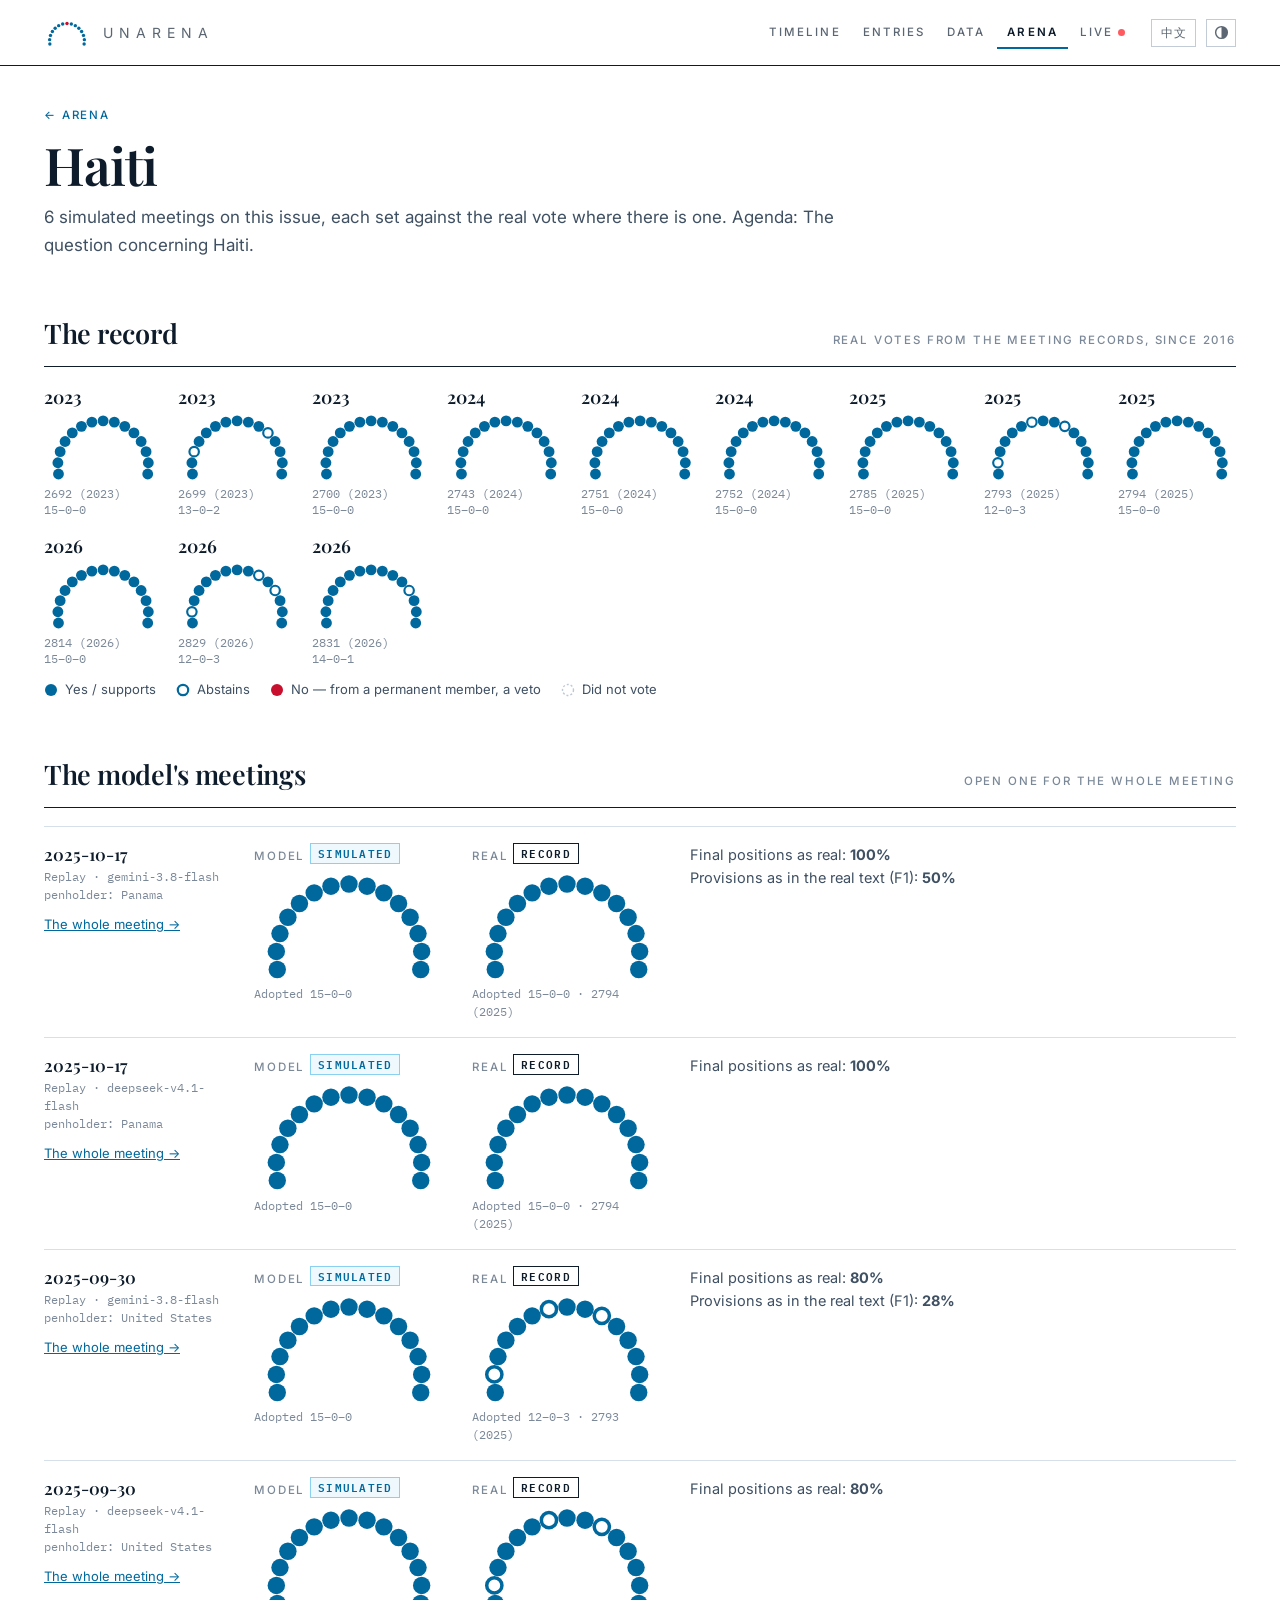
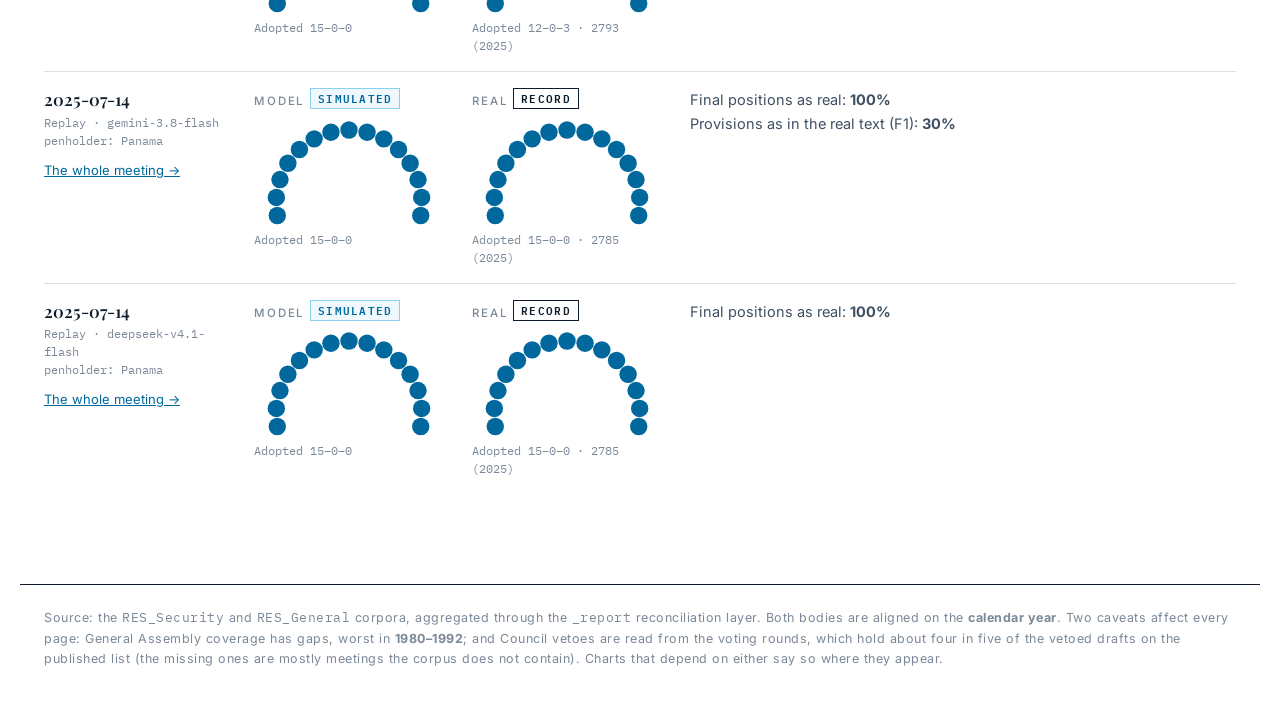
<file: arena-issue.html>
<!DOCTYPE html>
<html lang="en">
<head>
<meta charset="utf-8">
<meta name="viewport" content="width=device-width, initial-scale=1">
<title data-zh="议题 · 竞技场 · UNArena Platform">Issue · Arena · UNArena Platform</title>
<script src="assets/boot.js"></script>
<link rel="icon" href="favicon.svg" type="image/svg+xml">
<link rel="icon" href="favicon-32.png" sizes="32x32">
<link rel="apple-touch-icon" href="apple-touch-icon.png">
<link rel="stylesheet" href="assets/style.css">
</head>
<body>
<main>
  <a class="cap" href="arena.html" style="color:var(--seat);text-decoration:none" data-zh="← 竞技场">← Arena</a>
  <h1 id="title" style="font-size:52px;margin-top:12px"></h1>
  <p class="lede" id="lede" style="font-size:17px;max-width:48em"></p>

  <section class="ar-sec">
    <div class="hd"><h2 data-zh="真实记录">The record</h2><span class="cap" data-zh="会议记录里的真实投票，2016 年起">Real votes from the meeting records, since 2016</span></div>
    <div class="ar-strip" id="strip"></div>
    <div id="legend1"></div>
  </section>

  <section class="ar-sec">
    <div class="hd"><h2 data-zh="模型的会议">The model's meetings</h2><span class="cap" data-zh="点开看全过程">Open one for the whole meeting</span></div>
    <div id="meetings"></div>
  </section>
</main>
<script src="data/arena.js"></script>
<script src="data/zh.js"></script>
<script src="assets/common.js"></script>
<script src="assets/arena.js"></script>
<script>
const slug = new URLSearchParams(location.search).get('i');
const iss = A.issues.find((x) => x.slug === slug) || A.issues[0];
document.getElementById('title').innerHTML = issueName(iss.name);
document.title = `${L(iss.name, ISSUE_ZH[iss.name] || iss.name)} · ${document.title}`;
const ms = A.meetings.filter((m) => m.issue === iss.slug);
document.getElementById('lede').textContent = L(
  `${ms.length} simulated ${ms.length > 1 ? 'meetings' : 'meeting'} on this issue, each set against the real vote where there is one. Agenda: ${iss.agenda}.`,
  `这个议题上有 ${ms.length} 场模拟会议，凡有真实表决的都与之对照。议程：${iss.agenda}。`);

document.getElementById('strip').innerHTML = iss.record.map((r) =>
  `<div><div class="yr">${esc(r.date.slice(0, 4))}</div>${horseshoe(r.members, r.votes)}
    <div class="d"${r.vetoed ? ' style="color:var(--against)"' : ''}>${esc(r.document || '')}<br>${tallyOf(r.votes)}${r.adopted ? '' : ' · ' + outcome(r)}</div></div>`).join('')
  || `<p class="note">${L('No recorded votes since 2016.', '2016 年以来没有记录在案的表决。')}</p>`;
document.getElementById('legend1').innerHTML = legend(false);

document.getElementById('meetings').innerHTML = ms.map((m) => `
  <div class="ar-row">
    <div><div class="who">${esc(m.date)}</div><div class="sub">${modeLabel(m)} · ${esc(m.model)}<br>${L('penholder', '执笔国')}: ${short(m.penholder)}</div>
      <a href="${meetingHref(m)}" style="display:inline-block;margin-top:10px;font-size:13px">${L('The whole meeting →', '会议全过程 →')}</a></div>
    <div style="display:flex;gap:28px;flex-wrap:wrap;align-items:flex-start">
      <div style="width:190px"><div class="cap">${L('Model', '模型')} ${SIM}</div>${horseshoe(m.members, m.sim.votes)}
        <div class="sub">${outcome(m.sim)} ${tallyOf(m.sim.votes)}</div></div>
      <div style="width:190px"><div class="cap">${L('Real', '现实')} ${REC}</div>${m.real ? horseshoe(m.members, m.real.votes)
        + `<div class="sub">${outcome(m.real)} ${tallyOf(m.real.votes)} · ${esc(m.real.document || '')}${m.real.provisional ? ' · ' + L('provisional', '临时') : ''}</div>`
        : `<div class="sub" style="margin-top:12px">${L('Not yet held', '尚未举行')}</div>`}</div>
      <div style="flex:1 1 200px;font-size:14.5px;line-height:1.6;color:var(--text-secondary)">
        ${m.positions_same == null ? '' : `<div>${L('Final positions as real', '最终立场一致')}: <b>${pc(m.positions_same)}</b></div>`}
        ${m.provision_f1 == null ? '' : `<div>${L('Provisions as in the real text', '条款与真实文本一致')} (F1): <b>${pc(m.provision_f1)}</b></div>`}
      </div>
    </div>
  </div>`).join('');
</script>
</body>
</html>
</file>
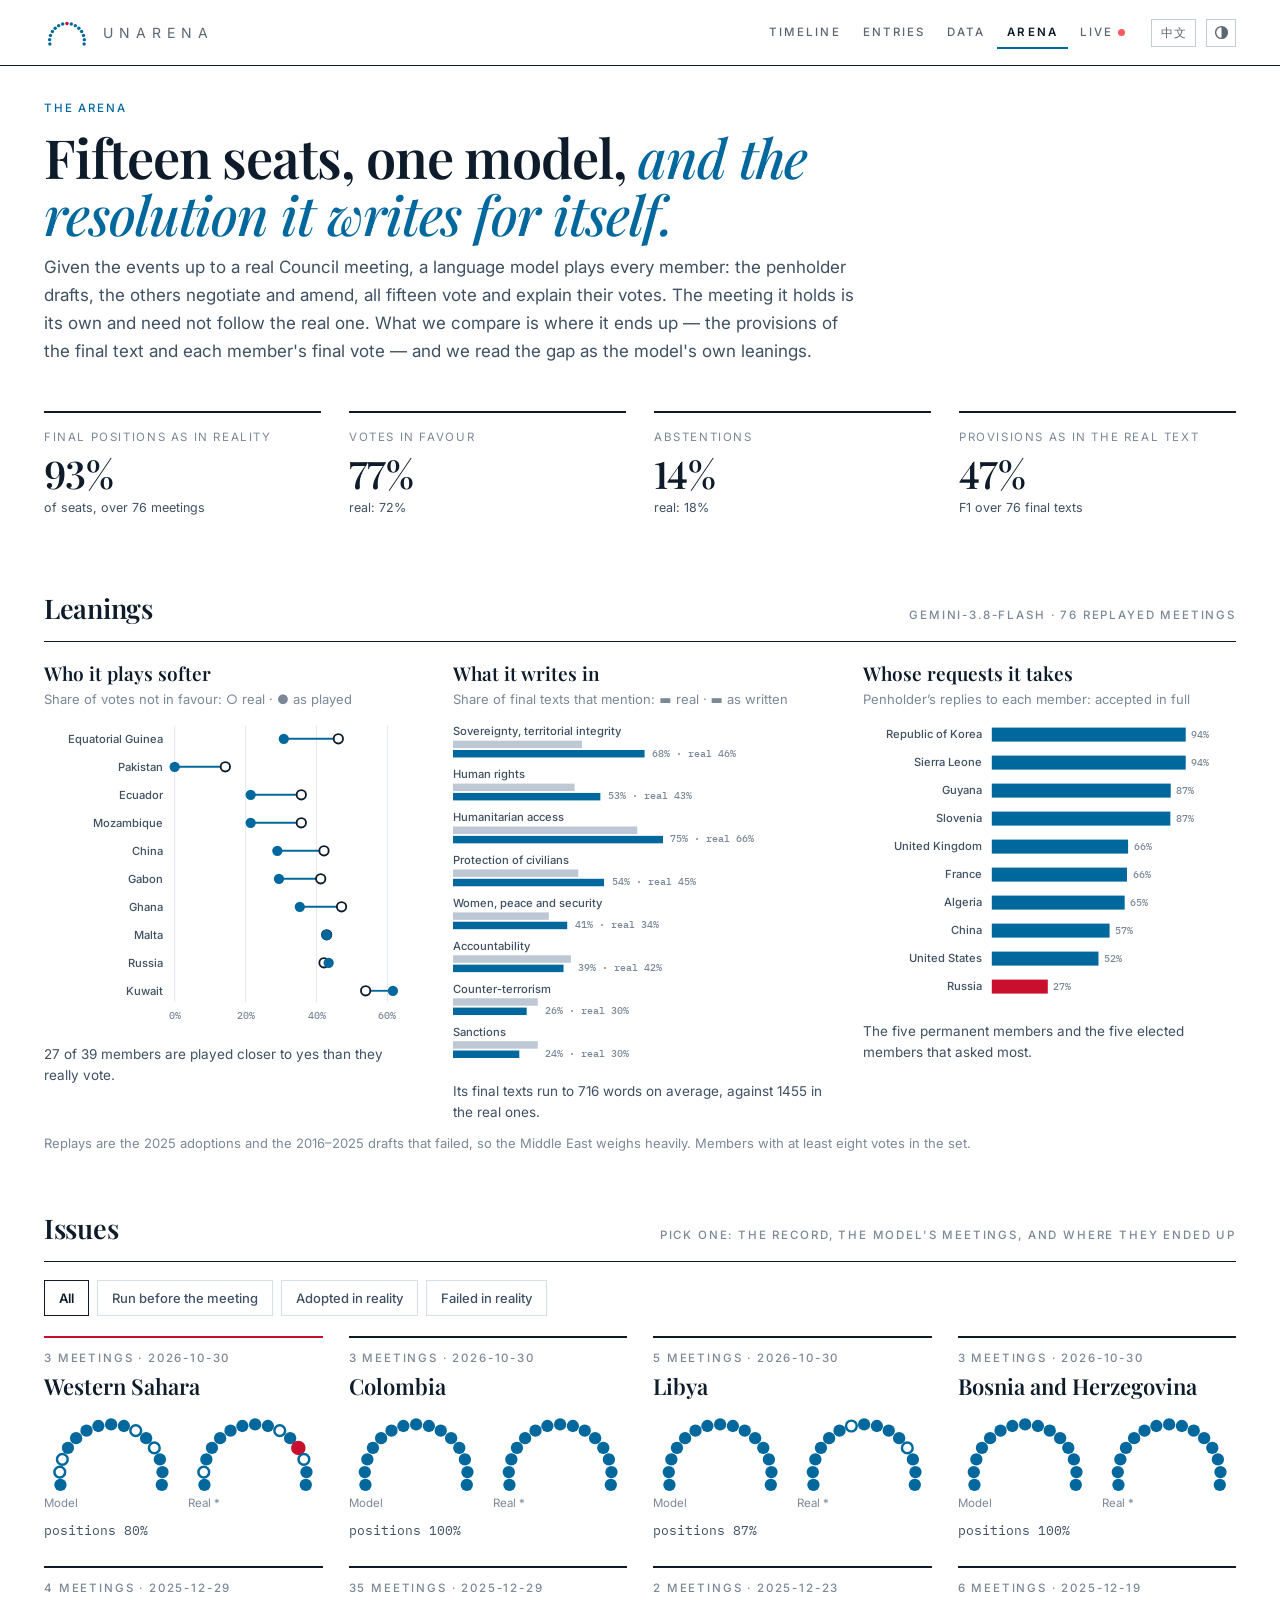
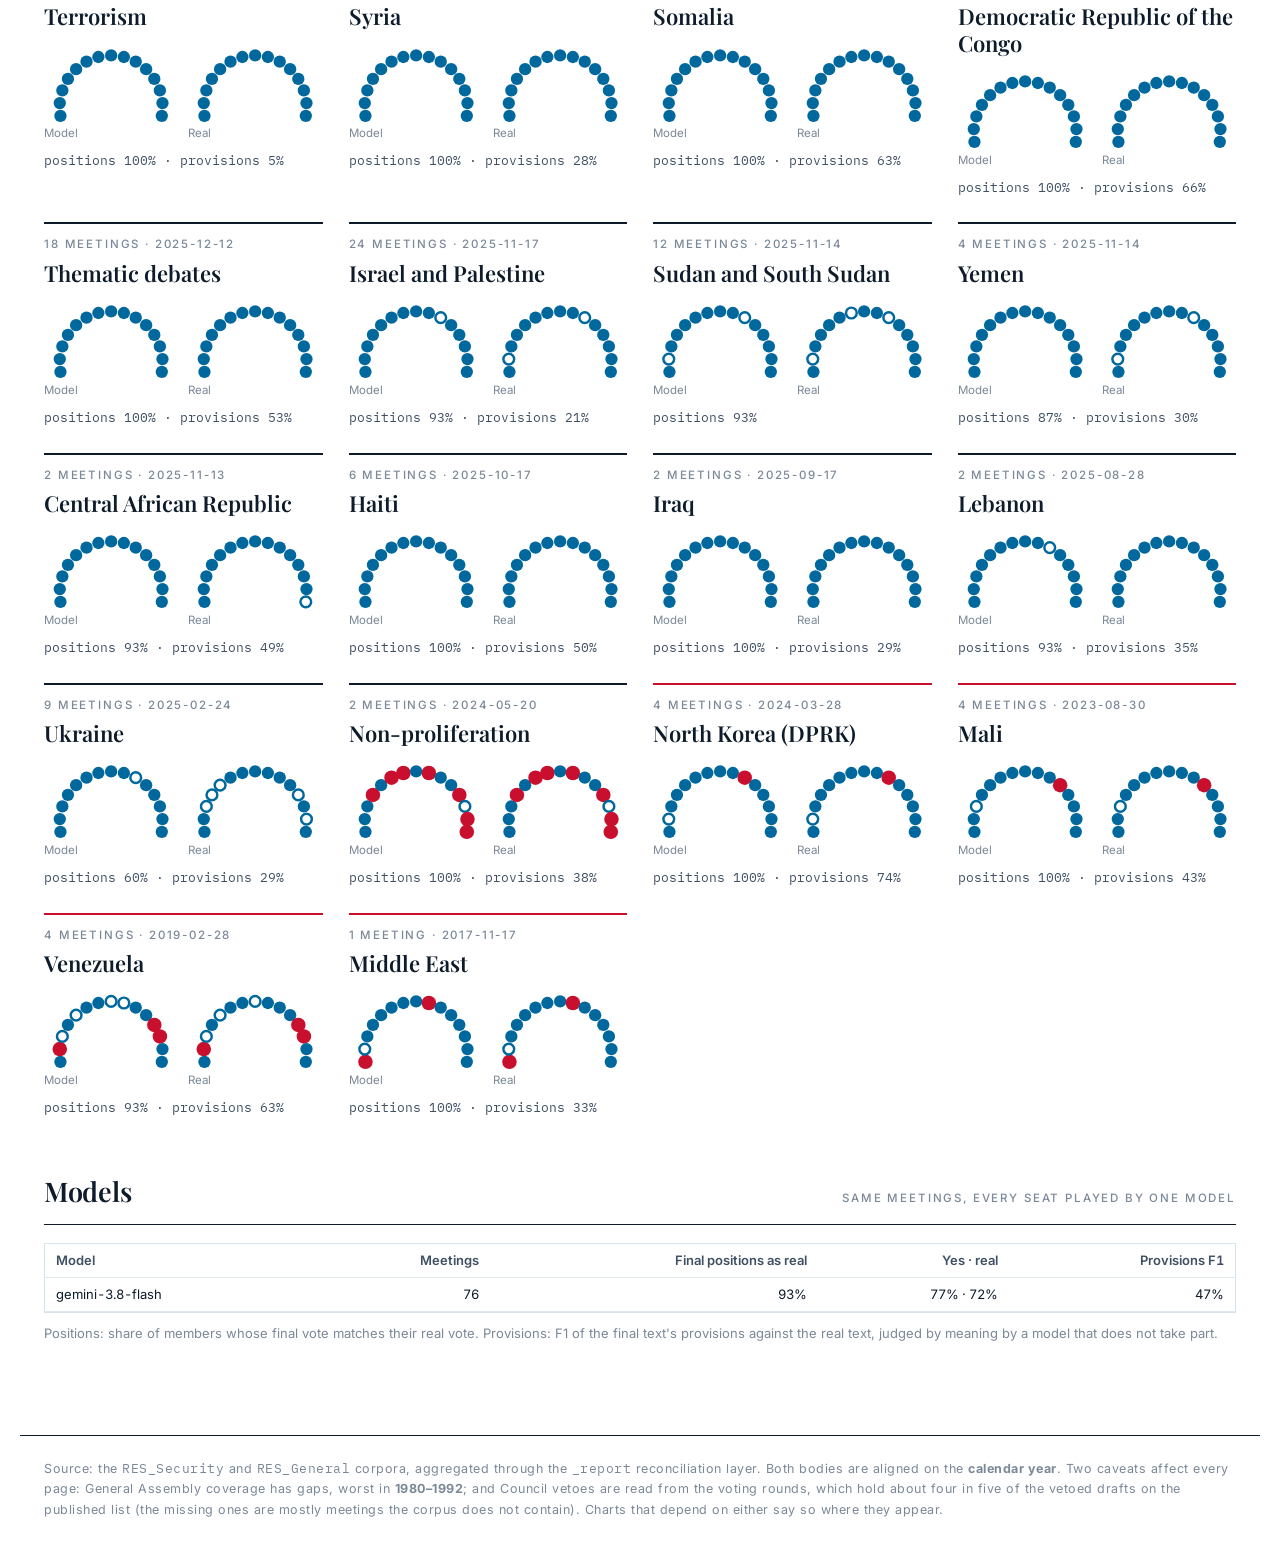
<file: arena.html>
<!DOCTYPE html>
<html lang="en">
<head>
<meta charset="utf-8">
<meta name="viewport" content="width=device-width, initial-scale=1">
<title data-zh="竞技场 · UNArena Platform">Arena · UNArena Platform</title>
<script src="assets/boot.js"></script>
<link rel="icon" href="favicon.svg" type="image/svg+xml">
<link rel="icon" href="favicon-32.png" sizes="32x32">
<link rel="apple-touch-icon" href="apple-touch-icon.png">
<link rel="stylesheet" href="assets/style.css">
</head>
<body>
<main>
  <div class="cap" style="color:var(--seat)" data-zh="竞技场">The arena</div>
  <h1 data-l="en" style="font-size:54px;max-width:17em;margin-top:12px">Fifteen seats, one model, <em style="font-weight:500;color:var(--seat)">and the resolution it writes for itself.</em></h1>
  <h1 data-l="zh" style="max-width:17em;margin-top:12px">十五个席位，一个模型，<span style="color:var(--seat)">以及它自己写出的决议。</span></h1>
  <p class="lede" data-l="en" style="font-size:17px;max-width:48em">Given the events up to a real Council meeting, a language model plays every
    member: the penholder drafts, the others negotiate and amend, all fifteen vote and explain their votes. The meeting it
    holds is its own and need not follow the real one. What we compare is where it ends up — the provisions of the final
    text and each member's final vote — and we read the gap as the model's own leanings.</p>
  <p class="lede" data-l="zh" style="font-size:17px;max-width:48em">给定一次真实安理会会议之前发生的事件，由一个语言模型扮演全部理事国：执笔国起草，其余各国磋商、提出修改，十五国表决并解释投票。
    它开的是自己的会，不必与真实会议一样。我们只对照会议落在哪里——最终文本的条款和各国的最终投票——并把差距当作模型自身的倾向来读。</p>

  <div class="ar-chips" id="models" role="group" aria-label="Model"></div>
  <div class="tiles" id="tiles"></div>

  <section class="ar-sec">
    <div class="hd"><h2 data-zh="倾向">Leanings</h2><span class="cap" id="lean-base"></span></div>
    <div class="ar-charts" id="charts"></div>
    <p class="note" id="lean-note"></p>
  </section>

  <section class="ar-sec">
    <div class="hd"><h2 data-zh="议题">Issues</h2><span class="cap" data-zh="选一个：真实记录、模型的会议、最终落点">Pick one: the record, the model's meetings, and where they ended up</span></div>
    <div class="ar-chips" id="filters" role="group" aria-label="Filter"></div>
    <div class="ar-grid" id="issues"></div>
  </section>

  <section class="ar-sec">
    <div class="hd"><h2 data-zh="模型">Models</h2><span class="cap" data-zh="同样的会议，每个模型各扮演全部席位">Same meetings, every seat played by one model</span></div>
    <div class="tablewrap" style="max-height:none"><table id="mtable"></table></div>
    <p class="note" data-l="en">Positions: share of members whose final vote matches their real vote. Provisions: F1 of the final text's provisions against the real text, judged by meaning by a model that does not take part.</p>
    <p class="note" data-l="zh">立场：最终投票与真实投票一致的理事国比例。条款：最终文本的条款与真实文本的 F1，由不参与模拟的模型按意思评判。</p>
  </section>
</main>
<script src="data/arena.js"></script>
<script src="data/zh.js"></script>
<script src="assets/common.js"></script>
<script src="assets/arena.js"></script>
<script>
const THEME = { sovereignty: L('Sovereignty, territorial integrity', '主权、领土完整'), humanitarian: L('Humanitarian access', '人道准入'),
  civilians: L('Protection of civilians', '保护平民'), human_rights: L('Human rights', '人权'),
  women_peace_security: L('Women, peace and security', '妇女与和平安全'), accountability: L('Accountability', '问责'),
  sanctions: L('Sanctions', '制裁'), counter_terrorism: L('Counter-terrorism', '反恐') };
const models = A.models.filter((m) => A.bias[m]);
let cur = models[0];

function charts(b) {
  /* 1. members played softer or harder: non-yes share, real (hollow) vs as played (filled) */
  const mem = Object.entries(b.members).sort((x, y) => x[1].shift - y[1].shift);
  const pick = [...mem.slice(0, 7), ...mem.slice(-3)].filter((x, i, a) => a.findIndex((y) => y[0] === x[0]) === i);
  const X = (v) => 140 + v * 380, H = 30;
  let s = `<svg viewBox="0 0 400 ${pick.length * H + 28}" role="img" aria-label="${L('Share of votes not in favour, real and as played', '非赞成票比例：真实与模拟')}">`;
  [0, 0.2, 0.4, 0.6].forEach((v) => { s += `<line x1="${X(v)}" y1="4" x2="${X(v)}" y2="${pick.length * H}" stroke="var(--grid)"/><text class="v" x="${X(v)}" y="${pick.length * H + 18}" text-anchor="middle">${v * 100}%</text>`; });
  pick.forEach(([c, m], i) => {
    const y = i * H + 18;
    s += `<text x="128" y="${y + 4}" text-anchor="end">${short(c)}</text>`
      + `<line x1="${X(m.not_yes_real)}" y1="${y}" x2="${X(m.not_yes_sim)}" y2="${y}" stroke="var(--seat)" stroke-width="2"/>`
      + `<circle cx="${X(m.not_yes_real)}" cy="${y}" r="5" fill="var(--surface-1)" stroke="var(--ink)" stroke-width="2"><title>${short(c)}: ${pc(m.not_yes_real)} ${L('real', '真实')}</title></circle>`
      + `<circle cx="${X(m.not_yes_sim)}" cy="${y}" r="5.5" fill="var(--seat)"><title>${short(c)}: ${pc(m.not_yes_sim)} ${L('as played', '模拟')}</title></circle>`;
  });
  s += '</svg>';
  const soft = mem.filter(([, m]) => m.shift < 0).length;
  let out = `<figure><div class="ft">${L('Who it plays softer', '它把谁演得更温和')}</div>
    <div class="fs">${L('Share of votes not in favour: ○ real · ● as played', '非赞成票比例：○ 真实 · ● 模拟')}</div>${s}
    <figcaption>${L(`${soft} of ${mem.length} members are played closer to yes than they really vote.`, `${mem.length} 个理事国里有 ${soft} 个被演得比现实更接近赞成。`)}</figcaption></figure>`;

  /* 2. themes in the final text */
  const th = Object.entries(b.text.themes || {}).filter(([k]) => THEME[k]).sort((x, y) => (y[1].sim - y[1].real) - (x[1].sim - x[1].real));
  s = `<svg viewBox="0 0 400 ${th.length * 46}" role="img" aria-label="${L('Share of final texts mentioning each theme', '最终文本提到各主题的比例')}">`;
  th.forEach(([k, v], i) => {
    const y = i * 46;
    s += `<text x="0" y="${y + 14}">${THEME[k]}</text>`
      + `<rect x="0" y="${y + 20}" width="${v.real * 300}" height="8" fill="var(--axis)"/>`
      + `<rect x="0" y="${y + 30}" width="${v.sim * 300}" height="8" fill="var(--seat)"/>`
      + `<text class="v" x="${Math.max(v.real, v.sim) * 300 + 8}" y="${y + 37}">${pc(v.sim)} · ${L('real', '真实')} ${pc(v.real)}</text>`;
  });
  s += '</svg>';
  out += `<figure><div class="ft">${L('What it writes in', '它在文本里写什么')}</div>
    <div class="fs">${L('Share of final texts that mention: ▬ real · ▬ as written', '提到该主题的文本比例：▬ 真实 · ▬ 模拟')}</div>${s}
    <figcaption>${L(`Its final texts run to ${b.text.words_sim} words on average, against ${b.text.words_real} in the real ones.`,
      `它的最终文本平均 ${b.text.words_sim} 词，真实文本 ${b.text.words_real} 词。`)}</figcaption></figure>`;

  /* 3. penholder's replies */
  /* the five permanent members and the five elected members with most requests */
  const P5N = ['China', 'France', 'Russian Federation', 'United Kingdom of Great Britain and Northern Ireland', 'United States of America'];
  const allr = Object.entries(b.penholder_replies);
  const rp = [...allr.filter(([c]) => P5N.includes(c)), ...allr.filter(([c]) => !P5N.includes(c)).sort((x, y) => y[1].n - x[1].n).slice(0, 5)]
    .sort((x, y) => y[1].accepted - x[1].accepted);
  s = `<svg viewBox="0 0 400 ${rp.length * 30 + 4}" role="img" aria-label="${L('Share of requests accepted in full', '要求被全盘接受的比例')}">`;
  rp.forEach(([c, r], i) => {
    const y = i * 30;
    s += `<text x="128" y="${y + 17}" text-anchor="end">${short(c)}</text>`
      + `<rect x="138" y="${y + 6}" width="${r.accepted * 220}" height="15" fill="${c === 'Russian Federation' ? 'var(--against)' : 'var(--seat)'}"/>`
      + `<text class="v" x="${144 + r.accepted * 220}" y="${y + 17}">${pc(r.accepted)}</text>`;
  });
  s += '</svg>';
  out += `<figure><div class="ft">${L('Whose requests it takes', '执笔国接受谁的要求')}</div>
    <div class="fs">${L('Penholder’s replies to each member: accepted in full', '执笔国对各国修改要求的答复：全盘接受的比例')}</div>${s}
    <figcaption>${L('The five permanent members and the five elected members that asked most.', '五个常任理事国，以及提要求最多的五个选任理事国。')}</figcaption></figure>`;
  return out;
}

function render() {
  const b = A.bias[cur];
  document.getElementById('models').innerHTML = models.length > 1 ? models.map((m) =>
    `<button type="button" aria-pressed="${m === cur}" data-m="${esc(m)}">${esc(m)}</button>`).join('') : '';
  document.querySelectorAll('#models button').forEach((x) => x.onclick = () => { cur = x.dataset.m; render(); });
  const P = b.positions;
  document.getElementById('tiles').innerHTML = [
    [L('Final positions as in reality', '最终立场与现实一致'), pc(P.same), L(`of seats, over ${b.scenarios} meetings`, `的席位，共 ${b.scenarios} 场会议`)],
    [L('Votes in favour', '赞成票'), pc(P.Y_sim), L(`real: ${pc(P.Y_real)}`, `现实：${pc(P.Y_real)}`)],
    [L('Abstentions', '弃权票'), pc(P.A_sim), L(`real: ${pc(P.A_real)}`, `现实：${pc(P.A_real)}`)],
    [L('Provisions as in the real text', '条款与真实文本一致'), b.provisions.mean_f1 == null ? '—' : pc(b.provisions.mean_f1),
      L(`F1 over ${b.provisions.n} final texts`, `${b.provisions.n} 份最终文本的 F1`)],
  ].map(([k, v, s]) => `<div class="tile"><div class="k">${k}</div><div class="v">${v}</div><div class="s">${s}</div></div>`).join('');
  document.getElementById('lean-base').textContent = `${cur} · ${b.scenarios} ${L('replayed meetings', '场回放会议')}`;
  document.getElementById('charts').innerHTML = charts(b);
  document.getElementById('lean-note').textContent = L(
    'Replays are the 2025 adoptions and the 2016–2025 drafts that failed, so the Middle East weighs heavily. Members with at least eight votes in the set.',
    '回放包括 2025 年通过的决议和 2016–2025 年未通过的草案，中东议题占比较大。只列出在这些会议里至少投过八次票的理事国。');
  document.getElementById('mtable').innerHTML = `<thead><tr><th>${L('Model', '模型')}</th><th>${L('Meetings', '会议')}</th>
    <th>${L('Final positions as real', '最终立场一致')}</th><th>${L('Yes · real', '赞成 · 现实')}</th><th>${L('Provisions F1', '条款 F1')}</th></tr></thead><tbody>`
    + models.map((m) => { const x = A.bias[m]; return `<tr><td>${esc(m)}</td><td>${x.scenarios}</td><td>${pc(x.positions.same)}</td>
      <td>${pc(x.positions.Y_sim)} · ${pc(x.positions.Y_real)}</td><td>${x.provisions.mean_f1 == null ? '—' : pc(x.provisions.mean_f1)}</td></tr>`; }).join('') + '</tbody>';
}

/* issues: the latest meeting of each, sim against real */
const FILTERS = [['all', L('All', '全部')], ['forecast', L('Run before the meeting', '会前运行')], ['adopted', L('Adopted in reality', '现实中通过')],
  ['failed', L('Failed in reality', '现实中未通过')]];
let filt = 'all';
function issues() {
  document.getElementById('filters').innerHTML = FILTERS.map(([k, t]) => `<button type="button" aria-pressed="${k === filt}" data-k="${k}">${t}</button>`).join('');
  document.querySelectorAll('#filters button').forEach((x) => x.onclick = () => { filt = x.dataset.k; issues(); });
  const ok = (m) => filt === 'all' || (filt === 'forecast' ? m.mode === 'forecast' : m.real && (filt === 'adopted' ? m.real.adopted : !m.real.adopted));
  const latest = (iss) => (A.meetings.find((m) => m.issue === iss.slug) || {}).date || '';
  const cards = [...A.issues].sort((x, y) => latest(y).localeCompare(latest(x))).map((iss) => {
    const ms = A.meetings.filter((m) => m.issue === iss.slug && ok(m));
    if (!ms.length) return '';
    const m = ms[0];
    const veto = m.real && m.real.vetoed;
    return `<a class="ar-card${veto ? ' veto' : ''}" href="${issueHref(iss.slug)}">
      <div class="cap">${ms.length} ${L(ms.length > 1 ? 'meetings' : 'meeting', '场会议')} · ${esc(m.date)}</div>
      <div class="t">${issueName(iss.name)}</div>
      <div class="pair"><div>${horseshoe(m.members, m.sim.votes)}${L('Model', '模型')}</div>
        <div>${m.real ? horseshoe(m.members, m.real.votes) + L('Real', '现实') + (m.real.provisional ? ' *' : '') : `<div style="aspect-ratio:120/74;border:1px dashed var(--axis)"></div>${L('Not yet held', '尚未举行')}`}</div></div>
      <div class="m">${m.positions_same == null ? '' : L(`positions ${pc(m.positions_same)}`, `立场 ${pc(m.positions_same)}`)}${m.provision_f1 == null ? '' : ' · ' + L(`provisions ${pc(m.provision_f1)}`, `条款 ${pc(m.provision_f1)}`)}</div></a>`;
  }).join('');
  document.getElementById('issues').innerHTML = cards || `<p class="note">${L('Nothing here yet.', '暂无。')}</p>`;
}

if (cur) render(); else document.getElementById('tiles').innerHTML = '';
issues();
</script>
</body>
</html>
</file>
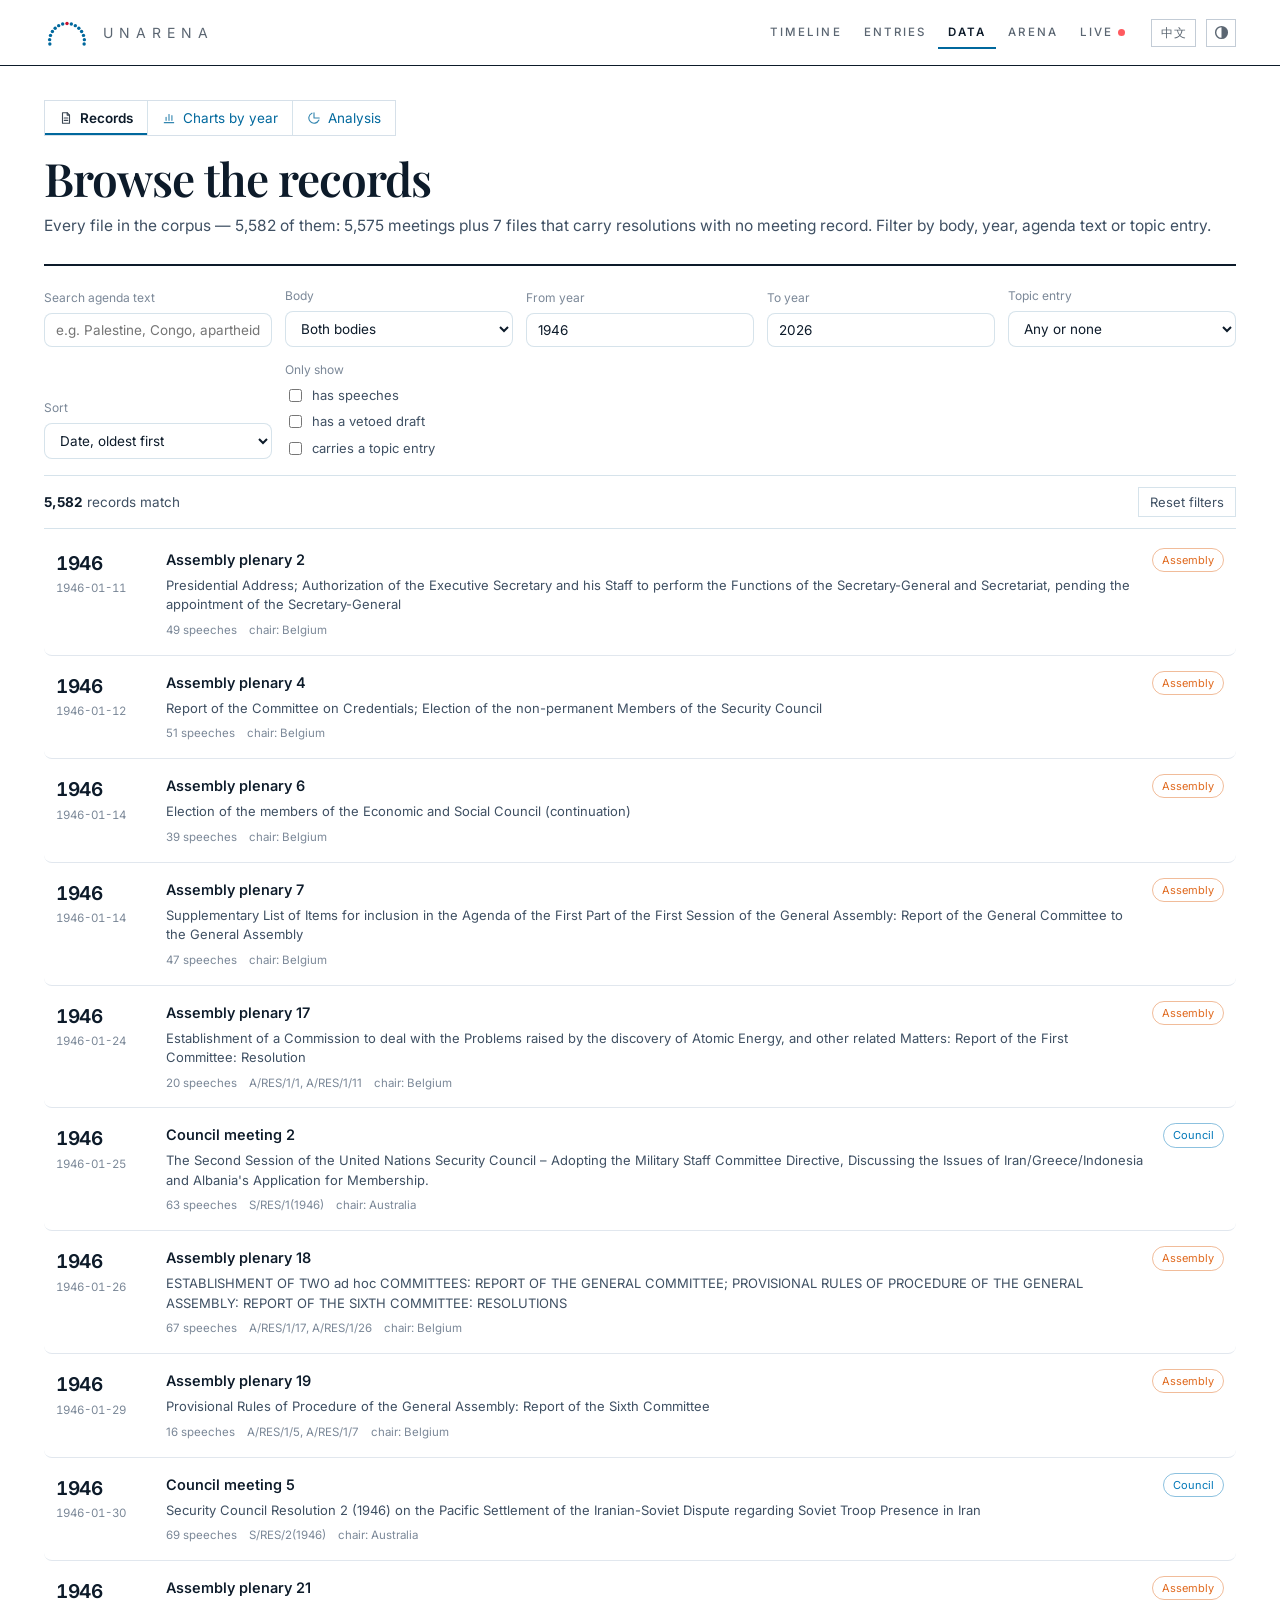
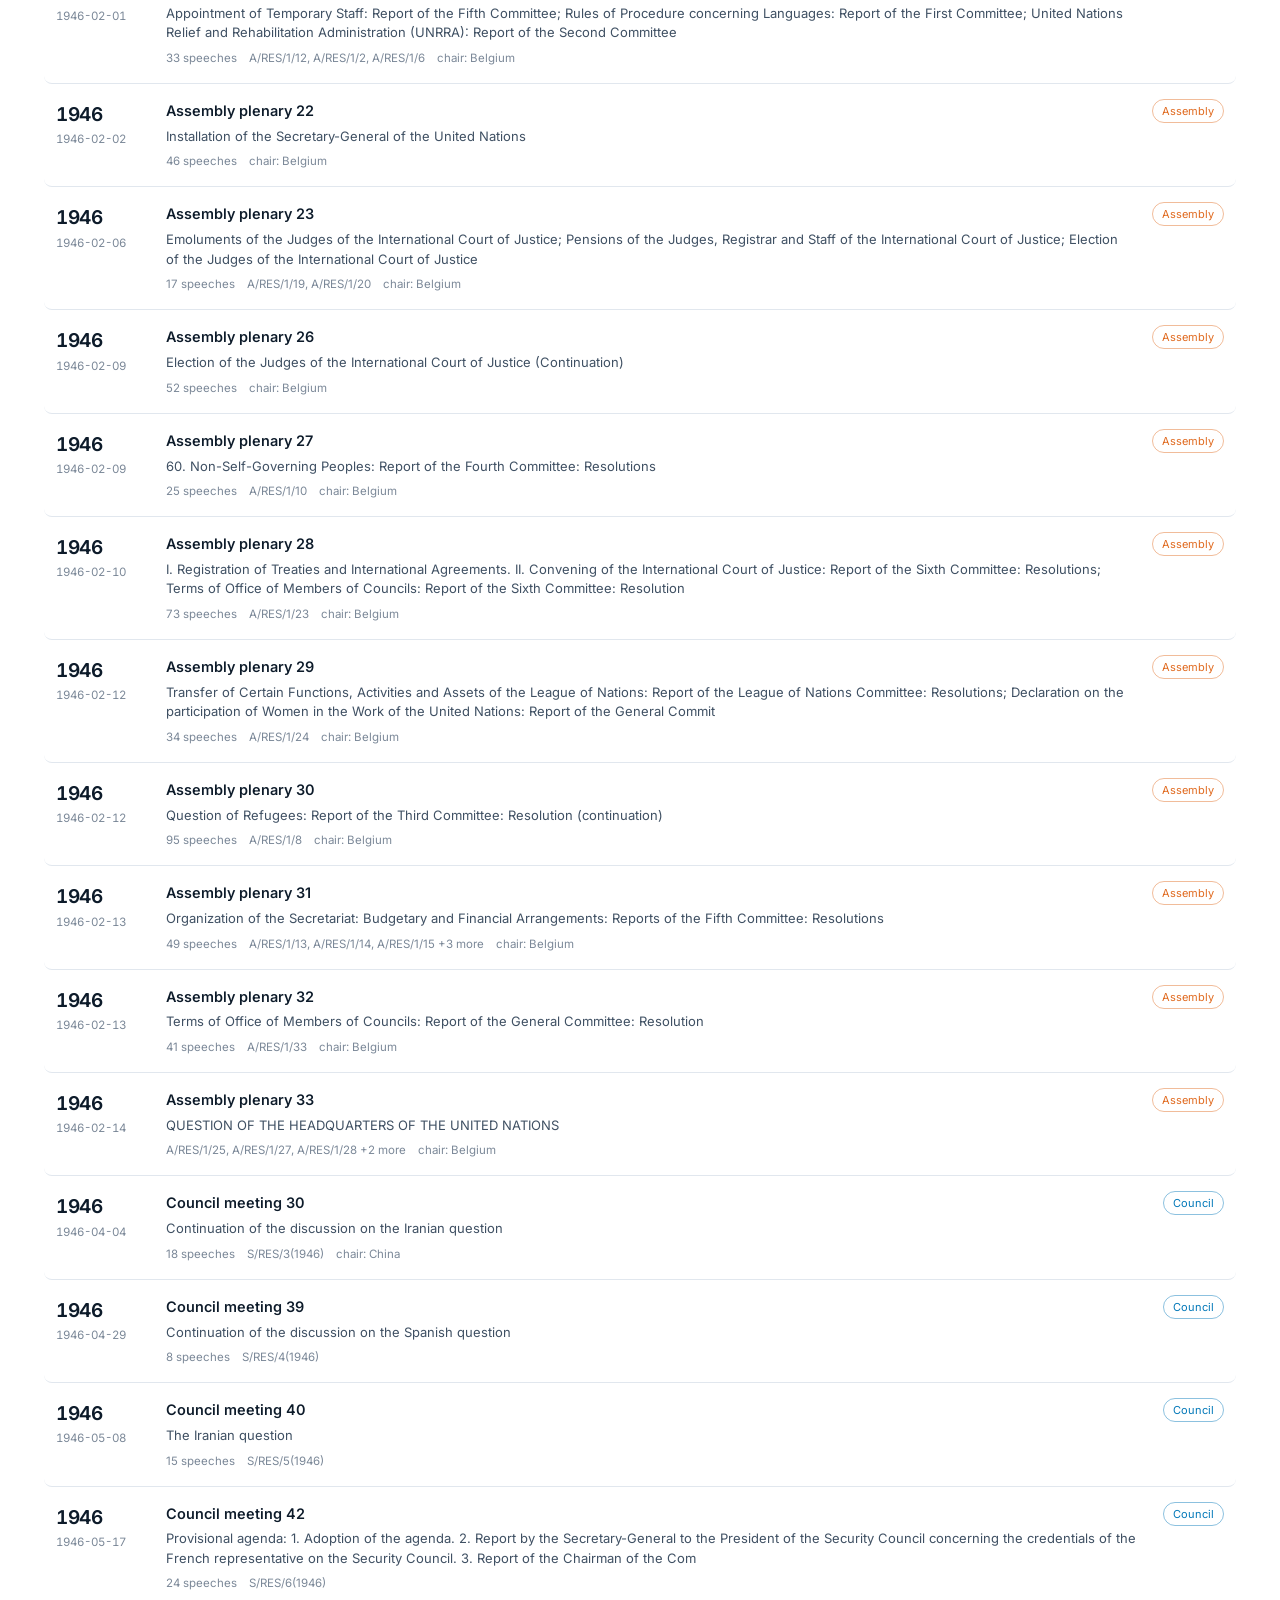
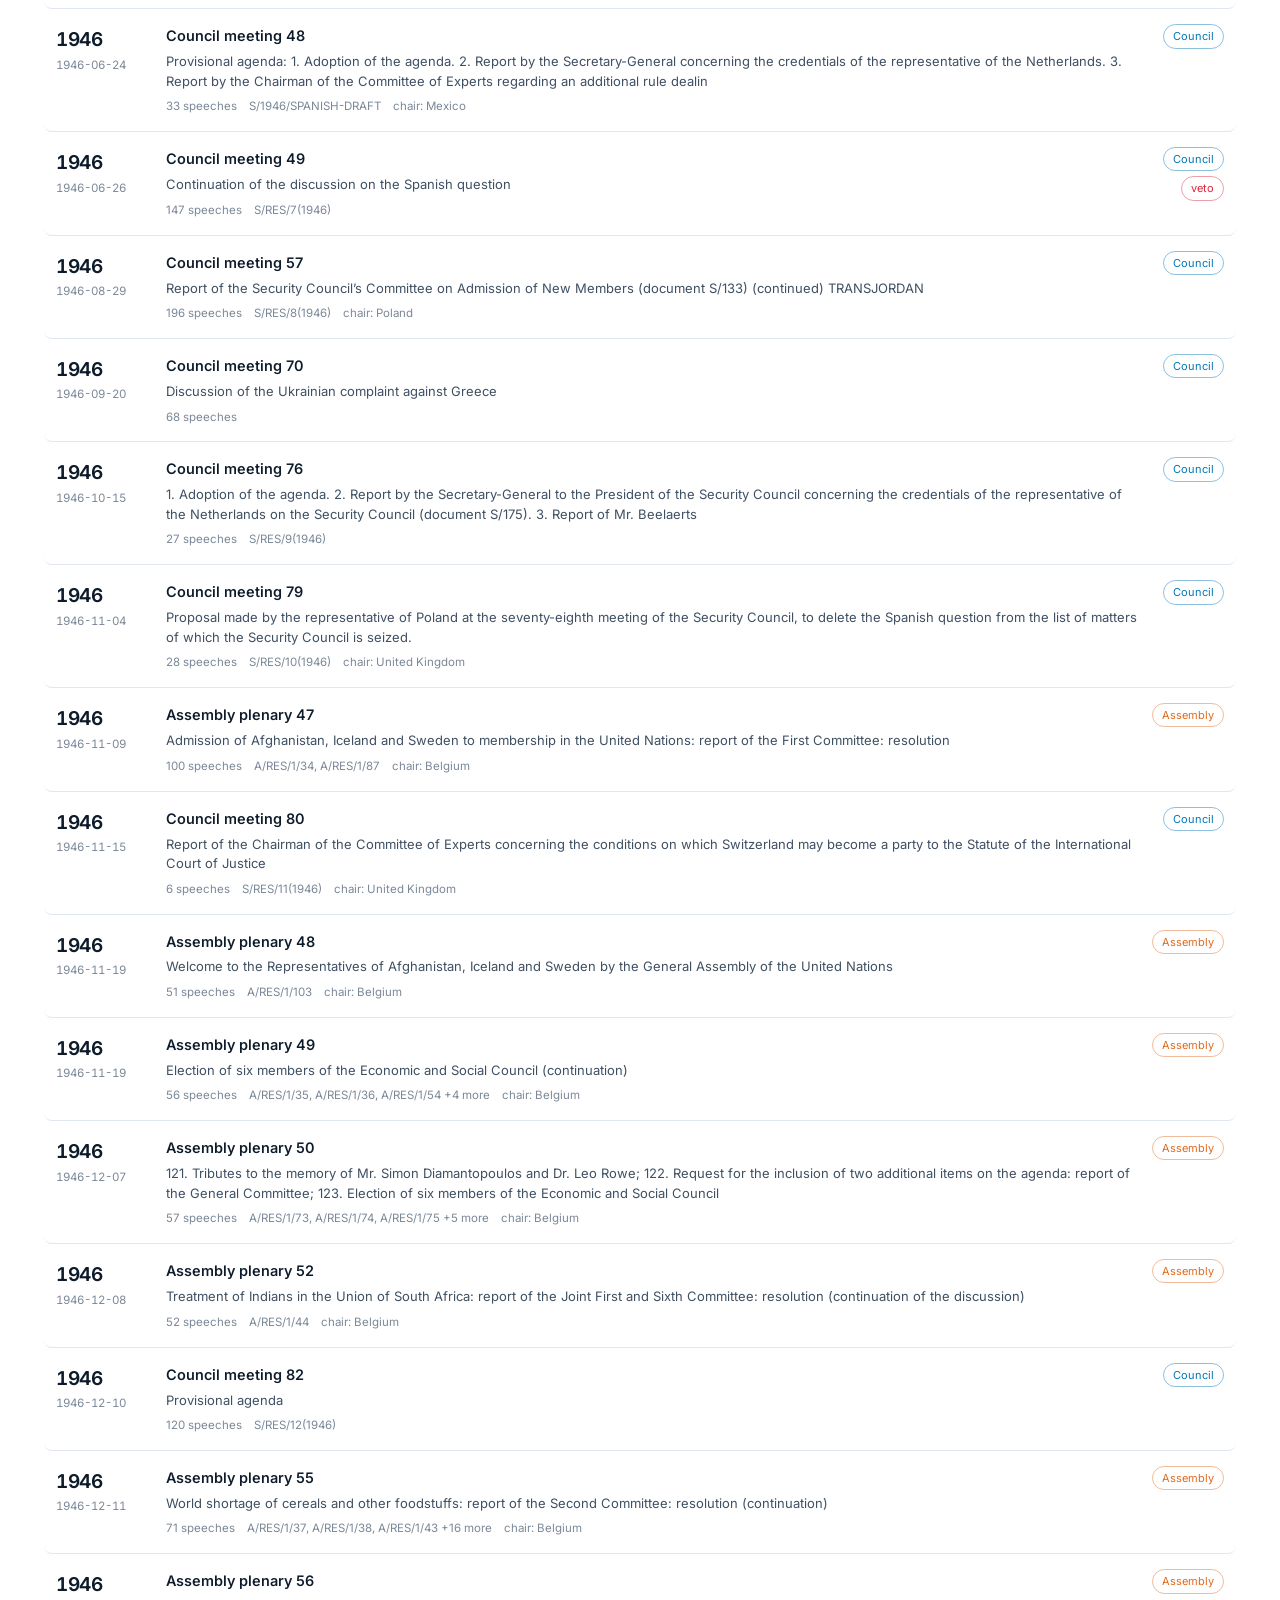
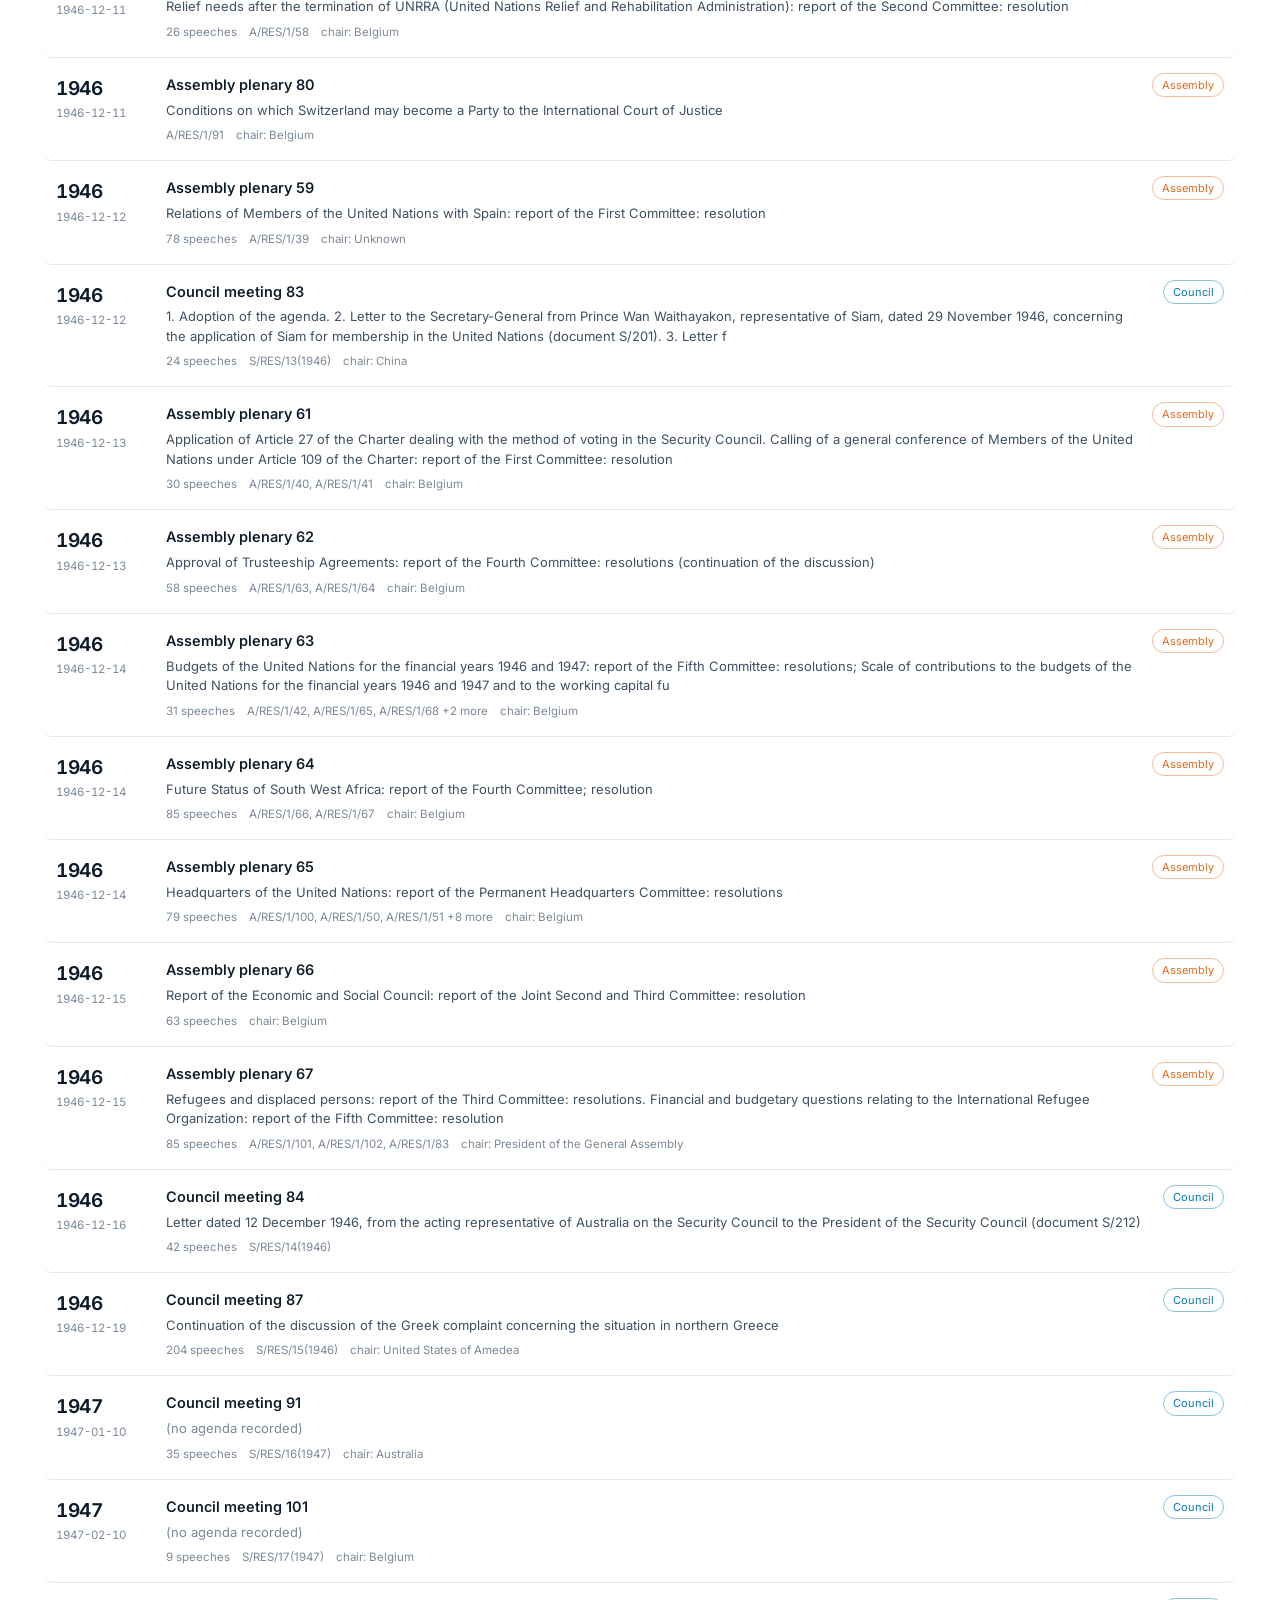
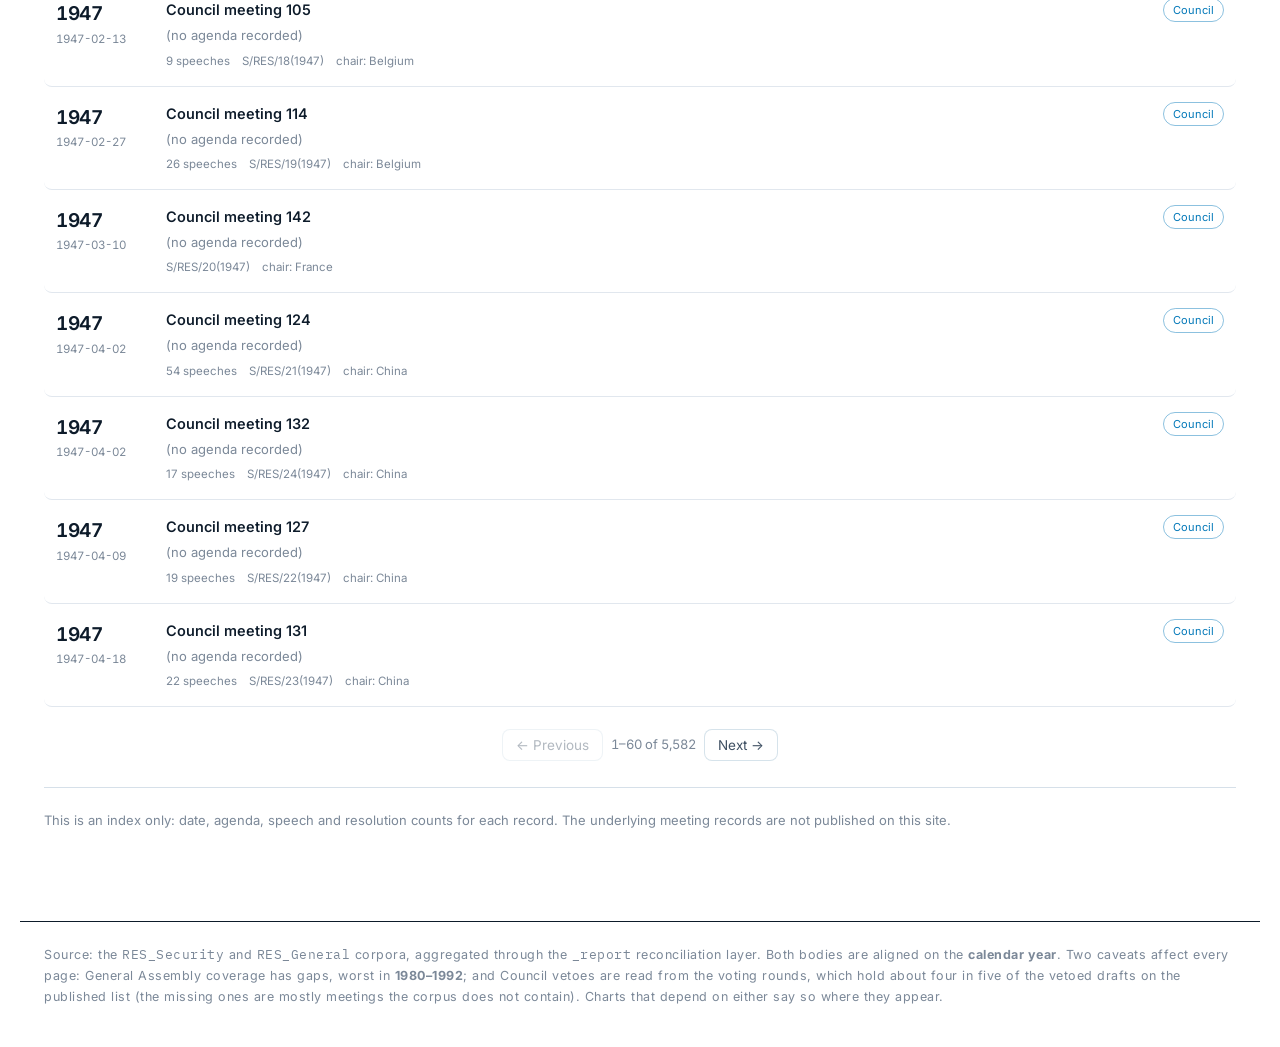
<file: browse.html>
<!DOCTYPE html>
<html lang="en">
<head>
<meta charset="utf-8">
<meta name="viewport" content="width=device-width, initial-scale=1">
<title data-zh="浏览记录 · UNArena Platform">Browse records · UNArena Platform</title>
<script src="assets/boot.js"></script>
<link rel="icon" href="favicon.svg" type="image/svg+xml">
<link rel="icon" href="favicon-32.png" sizes="32x32">
<link rel="apple-touch-icon" href="apple-touch-icon.png">
<link rel="stylesheet" href="assets/style.css">
<style>
.filters {
  display: grid; grid-template-columns: repeat(auto-fit, minmax(190px, 1fr));
  gap: 13px; align-items: end; margin-bottom: 16px;
}
.filters .f label { display: block; font-size: 12px; color: var(--text-muted); margin-bottom: 5px; }
.filters input[type="text"], .filters input[type="number"], .filters select {
  width: 100%; font-family: var(--font); font-size: 13.5px; padding: 8px 11px;
  border-radius: 8px; border: 1px solid var(--border);
  background: var(--surface-1); color: var(--text-primary);
}
.filters .checks { display: flex; flex-direction: column; gap: 5px; font-size: 13px; color: var(--text-secondary); }
.filters .checks label { display: flex; align-items: center; gap: 7px; margin: 0; color: inherit; font-size: 13px; }

.resultbar {
  display: flex; align-items: center; gap: 14px; flex-wrap: wrap;
  padding: 11px 0; border-top: 1px solid var(--border); border-bottom: 1px solid var(--border);
  margin-bottom: 4px; font-size: 13.5px; color: var(--text-secondary);
}
.resultbar b { color: var(--text-primary); }
.resultbar .spacer { flex: 1; }

.rowlist { display: flex; flex-direction: column; }
.rec {
  display: grid; grid-template-columns: 92px 1fr auto; gap: 18px; align-items: start;
  padding: 15px 12px; border-bottom: 1px solid var(--grid);
  color: inherit; border-radius: 8px;
}
.rec .when { font-variant-numeric: tabular-nums; }
.rec .when .yr { font-size: 19px; font-weight: 640; letter-spacing: -.015em; }
.rec .when .dt { font-size: 11.5px; color: var(--text-muted); }
.rec .mid { min-width: 0; }
.rec .ttl { font-size: 14.5px; font-weight: 570; margin-bottom: 4px; }
.rec .ag {
  font-size: 13px; color: var(--text-secondary); line-height: 1.5;
  display: -webkit-box; -webkit-line-clamp: 2; -webkit-box-orient: vertical; overflow: hidden;
}
.rec .meta { font-size: 11.5px; color: var(--text-muted); margin-top: 6px; display: flex; gap: 12px; flex-wrap: wrap; }
.rec .tags { display: flex; flex-direction: column; gap: 5px; align-items: flex-end; }
.pill {
  font-size: 11px; padding: 2px 9px; border-radius: 999px;
  border: 1px solid var(--border); color: var(--text-secondary); white-space: nowrap;
}
.pill.sc { color: var(--series-1); border-color: color-mix(in srgb, var(--series-1) 45%, transparent); }
.pill.ga { color: var(--series-2); border-color: color-mix(in srgb, var(--series-2) 45%, transparent); }
.pill.veto { color: var(--critical); border-color: color-mix(in srgb, var(--critical) 45%, transparent); }
.pill.entry { color: var(--series-3); border-color: color-mix(in srgb, var(--series-3) 45%, transparent); max-width: 190px; overflow: hidden; text-overflow: ellipsis; }
mark { background: color-mix(in srgb, var(--series-4) 45%, transparent); color: inherit; border-radius: 2px; }

.pager { display: flex; gap: 8px; align-items: center; justify-content: center; padding: 22px 0 6px; }
.pager button {
  border: 1px solid var(--border); background: var(--surface-1); color: var(--text-secondary);
  border-radius: 8px; padding: 7px 13px; font-size: 13.5px; font-family: var(--font); cursor: pointer;
}
.pager button:disabled { opacity: .4; cursor: default; }
.pager .pos { font-size: 13px; color: var(--text-muted); font-variant-numeric: tabular-nums; }
</style>
</head>
<body>
<main>
  <h1 data-zh="浏览会议记录">Browse the records</h1>
  <p class="lede" id="lede"></p>

  <div class="card">
    <div class="filters">
      <div class="f">
        <label for="q" data-zh="搜索议程文本（英文）">Search agenda text</label>
        <input type="text" id="q" placeholder="e.g. Palestine, Congo, apartheid" data-zh-ph="例如 Palestine、Congo、apartheid">
      </div>
      <div class="f">
        <label for="body" data-zh="机构">Body</label>
        <select id="body">
          <option value="" data-zh="两个机构">Both bodies</option>
          <option value="SC" data-zh="安理会">Security Council</option>
          <option value="GA" data-zh="联合国大会">General Assembly</option>
        </select>
      </div>
      <div class="f">
        <label for="y0" data-zh="起始年份">From year</label>
        <input type="number" id="y0" min="1946" max="2025" value="1946" data-end-max>
      </div>
      <div class="f">
        <label for="y1" data-zh="截止年份">To year</label>
        <input type="number" id="y1" min="1946" max="2025" value="2025" data-end-max>
      </div>
      <div class="f">
        <label for="topic" data-zh="专题条目">Topic entry</label>
        <select id="topic"></select>
      </div>
      <div class="f">
        <label for="sort" data-zh="排序">Sort</label>
        <select id="sort">
          <option value="date" data-zh="日期，由早到晚">Date, oldest first</option>
          <option value="-date" data-zh="日期，由晚到早">Date, newest first</option>
          <option value="-ns" data-zh="发言最多">Most speeches</option>
          <option value="-nres" data-zh="决议最多">Most resolutions</option>
          <option value="-dl" data-zh="背景材料最长">Longest background entry</option>
        </select>
      </div>
      <div class="f">
        <label data-zh="仅显示">Only show</label>
        <div class="checks">
          <label><input type="checkbox" id="f-speech"> <span data-zh="有发言记录">has speeches</span></label>
          <label><input type="checkbox" id="f-veto"> <span data-zh="有被否决的草案">has a vetoed draft</span></label>
          <label><input type="checkbox" id="f-entry"> <span data-zh="挂有专题条目">carries a topic entry</span></label>
        </div>
      </div>
    </div>

    <div class="resultbar">
      <span id="count"></span>
      <span class="spacer"></span>
      <button class="ghost" id="reset" data-zh="重置筛选">Reset filters</button>
    </div>

    <div class="rowlist" id="rows"></div>
    <div class="pager" id="pager"></div>
  </div>

  <p class="note" data-l="en">
    This is an index only: date, agenda, speech and resolution counts for each record.
    The underlying meeting records are not published on this site.
  </p>
  <p class="note" data-l="zh">
    这里只是一份索引：每条记录的日期、议程、发言数与决议数。议程保留联合国英文原文，因此搜索请使用英文。会议记录原文不在本网站发布。</p>
</main>

<script src="data/browse.js"></script>
<script src="data/topics.js"></script>
<script src="data/zh.js"></script>
<script src="assets/common.js"></script>
<script>
const ROWS = window.BROWSE.rows;
const TLABEL = Object.fromEntries(window.TOPICS.topics.map((t) => [t.id, t.label]));

/* One row per corpus file. Most are meetings; 59 are files that carry
   resolutions with no meeting record attached, and they are counted
   separately rather than folded into a single headline number. */
const N_MEETINGS = ROWS.filter((r) => !r.ph).length;
const N_ORPHAN = ROWS.length - N_MEETINGS;

document.getElementById('lede').textContent = L(
  `Every file in the corpus — ${fmt(ROWS.length)} of them: ${fmt(N_MEETINGS)} meetings `
  + `plus ${N_ORPHAN} files that carry resolutions with no meeting record. Filter by body, `
  + `year, agenda text or topic entry.`,
  `语料库中的全部文件，共 ${fmt(ROWS.length)} 个：${fmt(N_MEETINGS)} 次会议，另有 ${N_ORPHAN} 个`
  + `文件载有决议但没有对应的会议记录。可按机构、年份、议程文本或专题条目筛选。`);
const PER = 60;
let page = 0;
let view = ROWS;

const $ = (id) => document.getElementById(id);

function highlight(text, q) {
  const safe = esc(text);
  if (!q) return safe;
  const re = new RegExp('(' + q.replace(/[.*+?^${}()|[\]\\]/g, '\\$&') + ')', 'ig');
  return safe.replace(re, '<mark>$1</mark>');
}

function apply() {
  const q = $('q').value.trim().toLowerCase();
  const body = $('body').value;
  const y0 = +$('y0').value || 1946;
  const y1 = +$('y1').value || END;
  const onlySpeech = $('f-speech').checked;
  const onlyVeto = $('f-veto').checked;
  const onlyEntry = $('f-entry').checked;
  const topic = $('topic').value;

  view = ROWS.filter((r) => {
    if (body && r.b !== body) return false;
    if (r.y < y0 || r.y > y1) return false;
    if (onlySpeech && !r.ns) return false;
    if (onlyVeto && !r.res.some((x) => x.vetoed)) return false;
    if (onlyEntry && !r.tp.length) return false;
    if (topic && !r.tp.includes(topic)) return false;
    if (q && !(r.a.toLowerCase().includes(q)
               || r.res.some((x) => x.id.toLowerCase().includes(q))
               || String(r.n).includes(q))) return false;
    return true;
  });

  const s = $('sort').value;
  /* Undated placeholder records sort to the end under every order — with an
     empty date string they would otherwise lead the oldest-first list. */
  const cmp = {
    'date': (a, b) => (a.d || '￿').localeCompare(b.d || '￿'),
    '-date': (a, b) => (b.d || '').localeCompare(a.d || ''),
    '-ns': (a, b) => b.ns - a.ns,
    '-nres': (a, b) => b.res.length - a.res.length,
    '-dl': (a, b) => b.dl - a.dl,
  }[s];
  view = view.slice().sort((a, b) => (a.ph - b.ph) || cmp(a, b));
  page = 0;
  render();
}

function render() {
  const q = $('q').value.trim();
  const total = view.length;
  const start = page * PER;
  const slice = view.slice(start, start + PER);

  $('count').innerHTML = total
    ? L(`<b>${fmt(total)}</b> record${total === 1 ? '' : 's'} match`, `共 <b>${fmt(total)}</b> 条记录符合条件`)
    : L('No records match these filters', '没有符合这些筛选条件的记录');

  $('rows').innerHTML = slice.map((r) => {
    const PH_LABEL = {
      unattributed: L('Resolutions with no meeting record', '无会议记录的决议'),
      no_meeting: L('Resolutions adopted with no meeting on record', '未见会议记录而通过的决议'),
    };
    const label = r.ph
      ? (PH_LABEL[r.phk] || PH_LABEL.unattributed)
      : (r.b === 'SC' ? L(`Council meeting ${r.n}`, `安理会第 ${r.n} 次会议`)
                      : L(`Assembly plenary ${r.n}`, `大会第 ${r.n} 次全体会议`));
    const resIds = r.res.slice(0, 3).map((x) => x.id).join(', ')
      + (r.res.length > 3 ? L(` +${r.res.length - 3} more`, ` 等另 ${r.res.length - 3} 项`) : '');
    return `<div class="rec">
      <div class="when"><div class="yr">${r.y}</div><div class="dt">${r.d || L('undated', '无日期')}</div></div>
      <div class="mid">
        <div class="ttl">${highlight(label, q)}</div>
        <div class="ag">${r.a ? highlight(r.a, q)
          : (r.ph
             ? `<span style="color:var(--text-muted)">${r.phk === 'no_meeting'
                 ? L('A Council file holding one resolution with no meeting attached and no tally '
                   + 'recorded. All 52 of these fall in 2020 and 2021; the corpus does not say why.',
                   '一份安理会文件，载有一项决议，但没有对应的会议，也没有记录票数。这类文件共 52 份，'
                   + '全部在 2020 和 2021 年；语料库未说明原因。')
                 : L('A file carrying resolutions that were not attached to any meeting record. '
                   + 'Seven of these exist in the Assembly corpus.',
                   '一份载有决议的文件，这些决议未与任何会议记录关联。大会语料库中共有 7 份。')}</span>`
             : `<span style="color:var(--text-muted)">${L('(no agenda recorded)', '（未记录议程）')}</span>`)}</div>
        <div class="meta">
          ${r.ns ? `<span>${L(`${r.ns} speeches`, `发言 ${r.ns} 次`)}</span>` : ''}
          ${r.res.length ? `<span>${highlight(resIds, q)}</span>` : ''}
          ${r.p ? `<span>${L('chair', '主席')}: ${esc(cname(r.p))}</span>` : ''}
          ${r.dl ? `<span>${L(`${fmt(r.dl)} chars of background`, `背景材料 ${fmt(r.dl)} 字符`)}</span>` : ''}
        </div>
      </div>
      <div class="tags">
        <span class="pill ${r.b.toLowerCase()}">${r.b === 'SC' ? L('Council', '安理会') : L('Assembly', '大会')}</span>
        ${r.tp.map((t) => `<span class="pill entry" title="${esc(TLABEL[t] || t)}${
          r.mb === 'resolution_title' ? L(' — matched on a resolution title, not the agenda', '——依据决议标题匹配，而非议程') : ''
        }">${esc(TLABEL[t] || t)}${r.mb === 'resolution_title' ? ' ·' : ''}</span>`).join('')}
        ${r.res.some((x) => x.vetoed) ? `<span class="pill veto">${L('veto', '否决')}</span>` : ''}
      </div>
    </div>`;
  }).join('');

  const pages = Math.max(1, Math.ceil(total / PER));
  $('pager').innerHTML = total > PER ? `
    <button id="prev" ${page === 0 ? 'disabled' : ''}>${L('← Previous', '← 上一页')}</button>
    <span class="pos">${L(`${start + 1}–${Math.min(start + PER, total)} of ${fmt(total)}`,
      `第 ${start + 1}–${Math.min(start + PER, total)} 条，共 ${fmt(total)} 条`)}</span>
    <button id="next" ${page >= pages - 1 ? 'disabled' : ''}>${L('Next →', '下一页 →')}</button>` : '';
  if (total > PER) {
    $('prev').onclick = () => { page--; render(); window.scrollTo({ top: 0, behavior: 'smooth' }); };
    $('next').onclick = () => { page++; render(); window.scrollTo({ top: 0, behavior: 'smooth' }); };
  }
}

/* Entries in the picker are ordered by how many meetings they cover, which is
   the order they are useful in — alphabetical would bury Palestine. */
$('topic').innerHTML = `<option value="">${L('Any or none', '不限')}</option>`
  + window.TOPICS.topics.map((t) =>
      `<option value="${esc(t.id)}">${esc(t.label)} (${t.total})</option>`).join('');

['q', 'body', 'y0', 'y1', 'topic', 'sort', 'f-speech', 'f-veto', 'f-entry'].forEach((id) => {
  const el = $(id);
  el.addEventListener(el.tagName === 'INPUT' && el.type === 'text' ? 'input' : 'change', apply);
});
$('reset').onclick = () => {
  $('q').value = ''; $('body').value = ''; $('y0').value = 1946; $('y1').value = END;
  $('sort').value = 'date'; $('topic').value = '';
  ['f-speech', 'f-veto', 'f-entry'].forEach((id) => ($(id).checked = false));
  apply();
};

/* deep link support: browse.html?y=1971, ?q=Palestine, ?topic=cyprus */
const qs = new URLSearchParams(location.search);
if (qs.get('q')) $('q').value = qs.get('q');
if (qs.get('body')) $('body').value = qs.get('body');
if (qs.get('y')) { $('y0').value = qs.get('y'); $('y1').value = qs.get('y'); }
if (qs.get('topic')) $('topic').value = qs.get('topic');
apply();

</script>
</body>
</html>
</file>
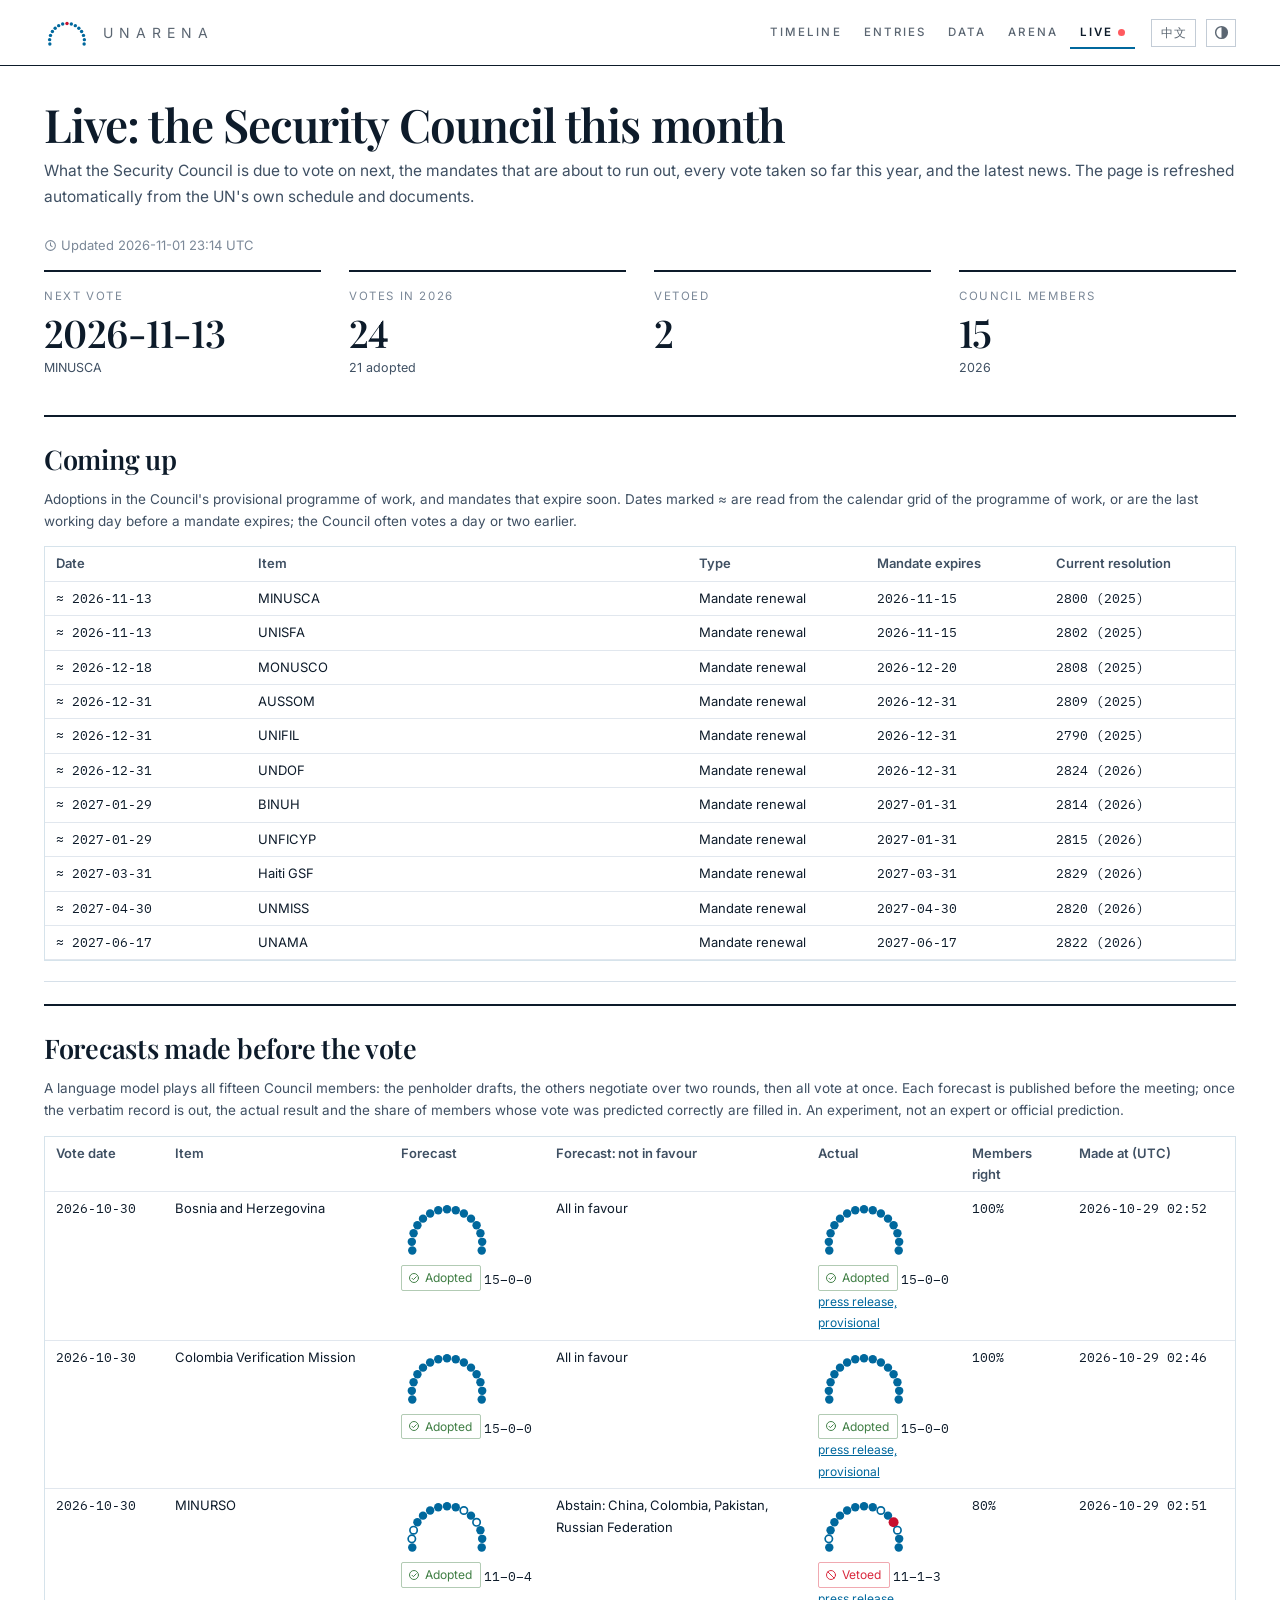
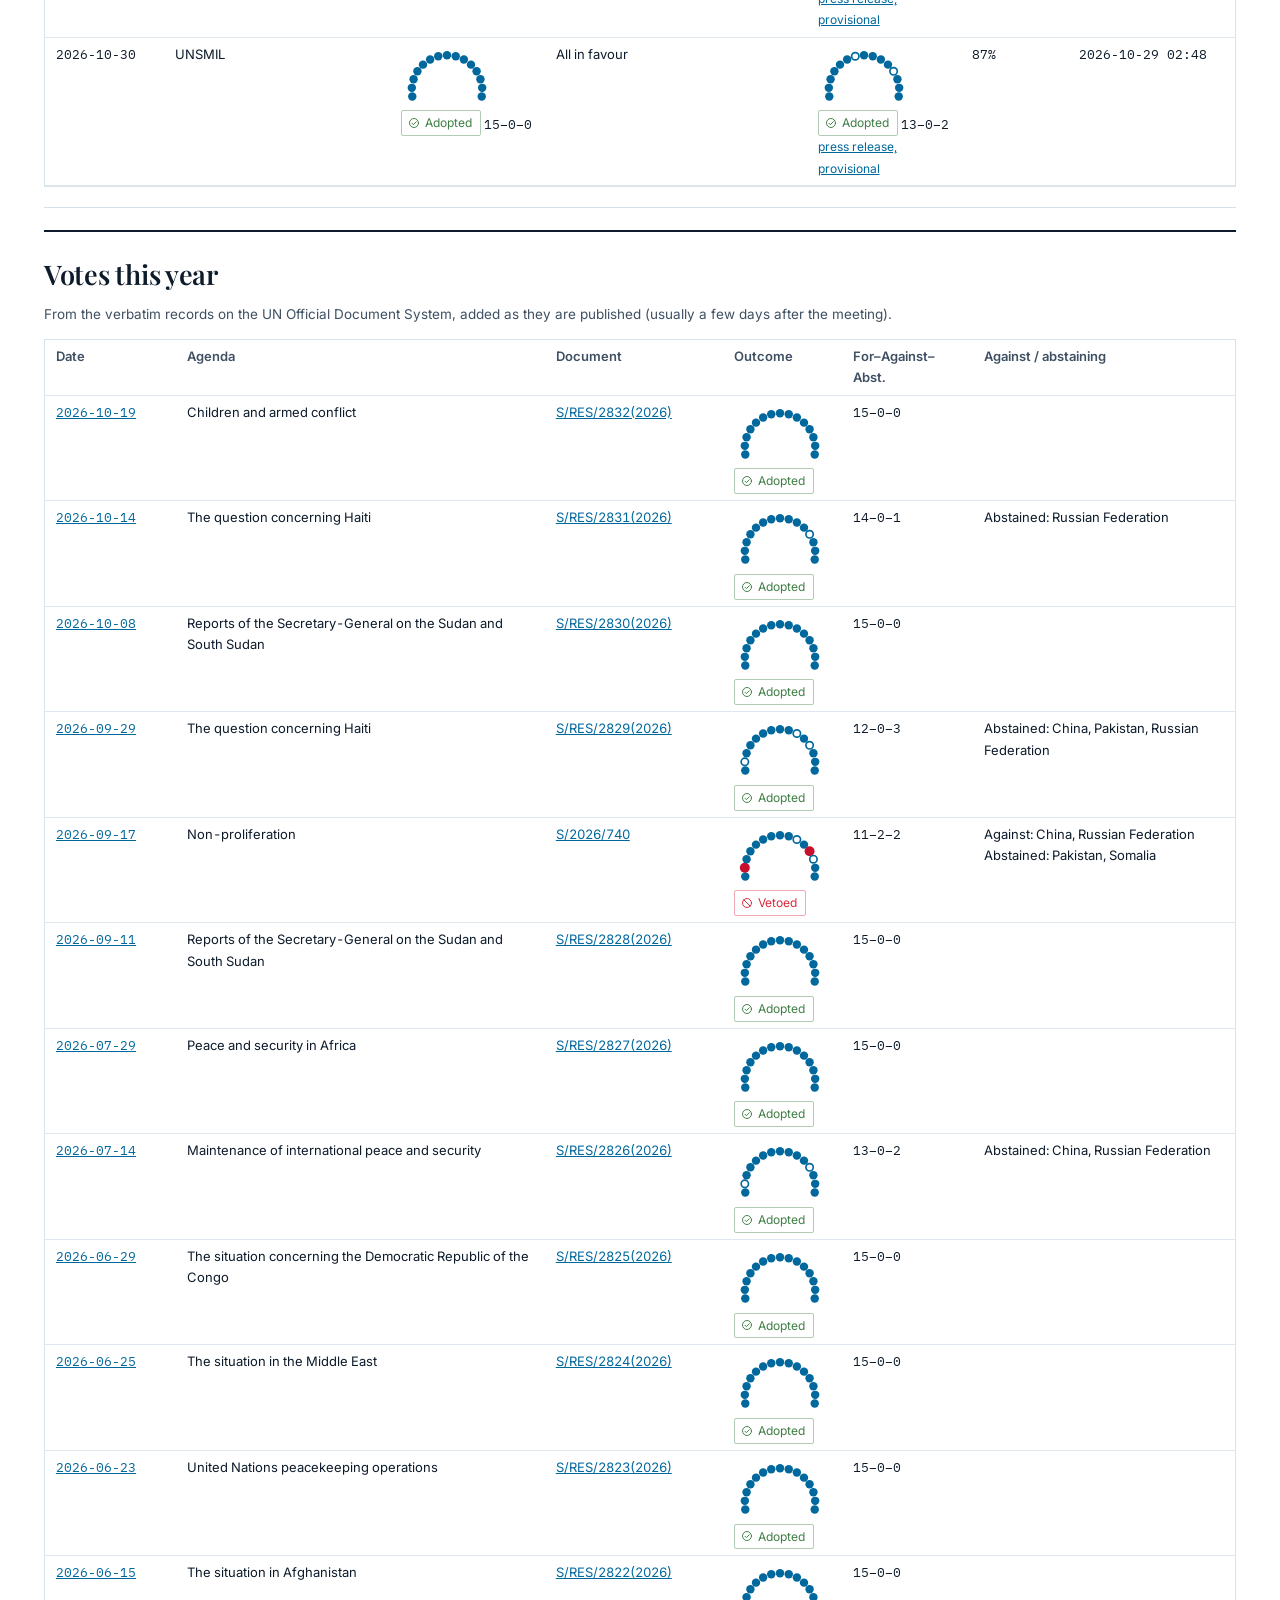
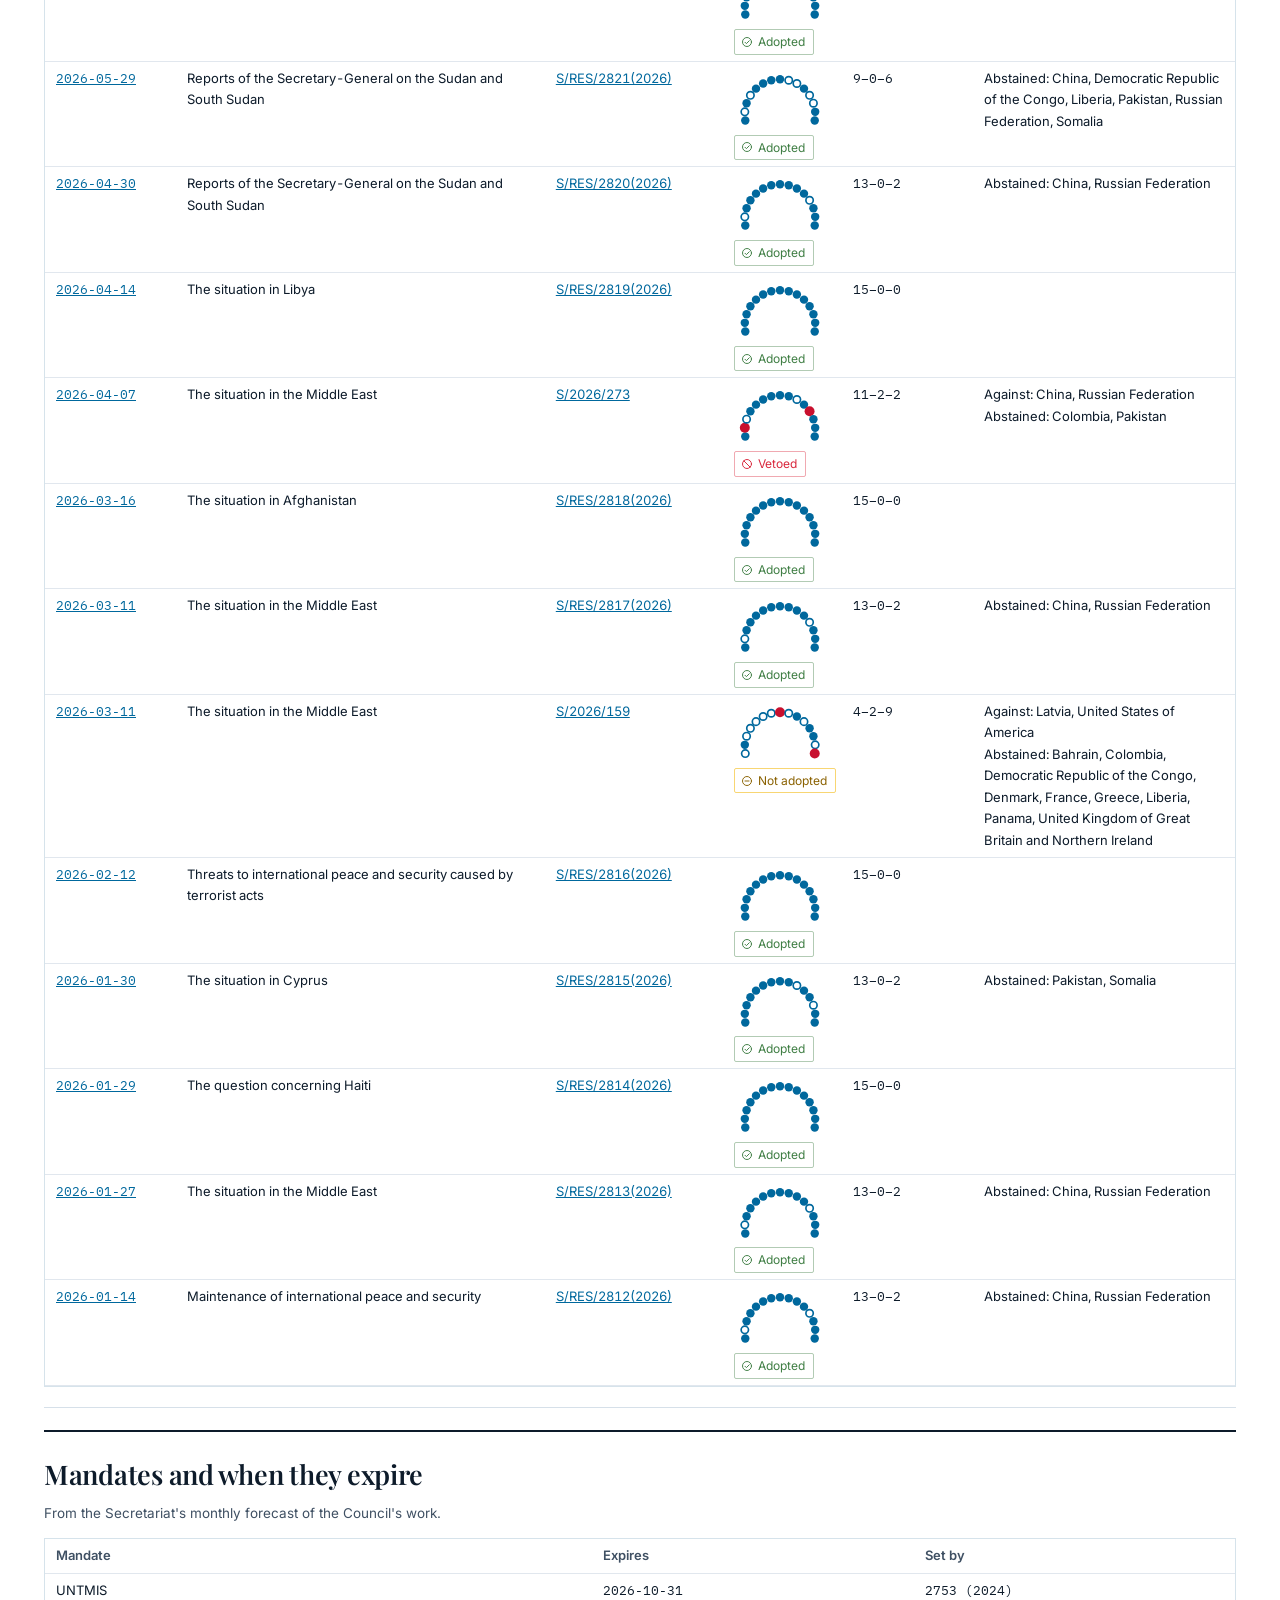
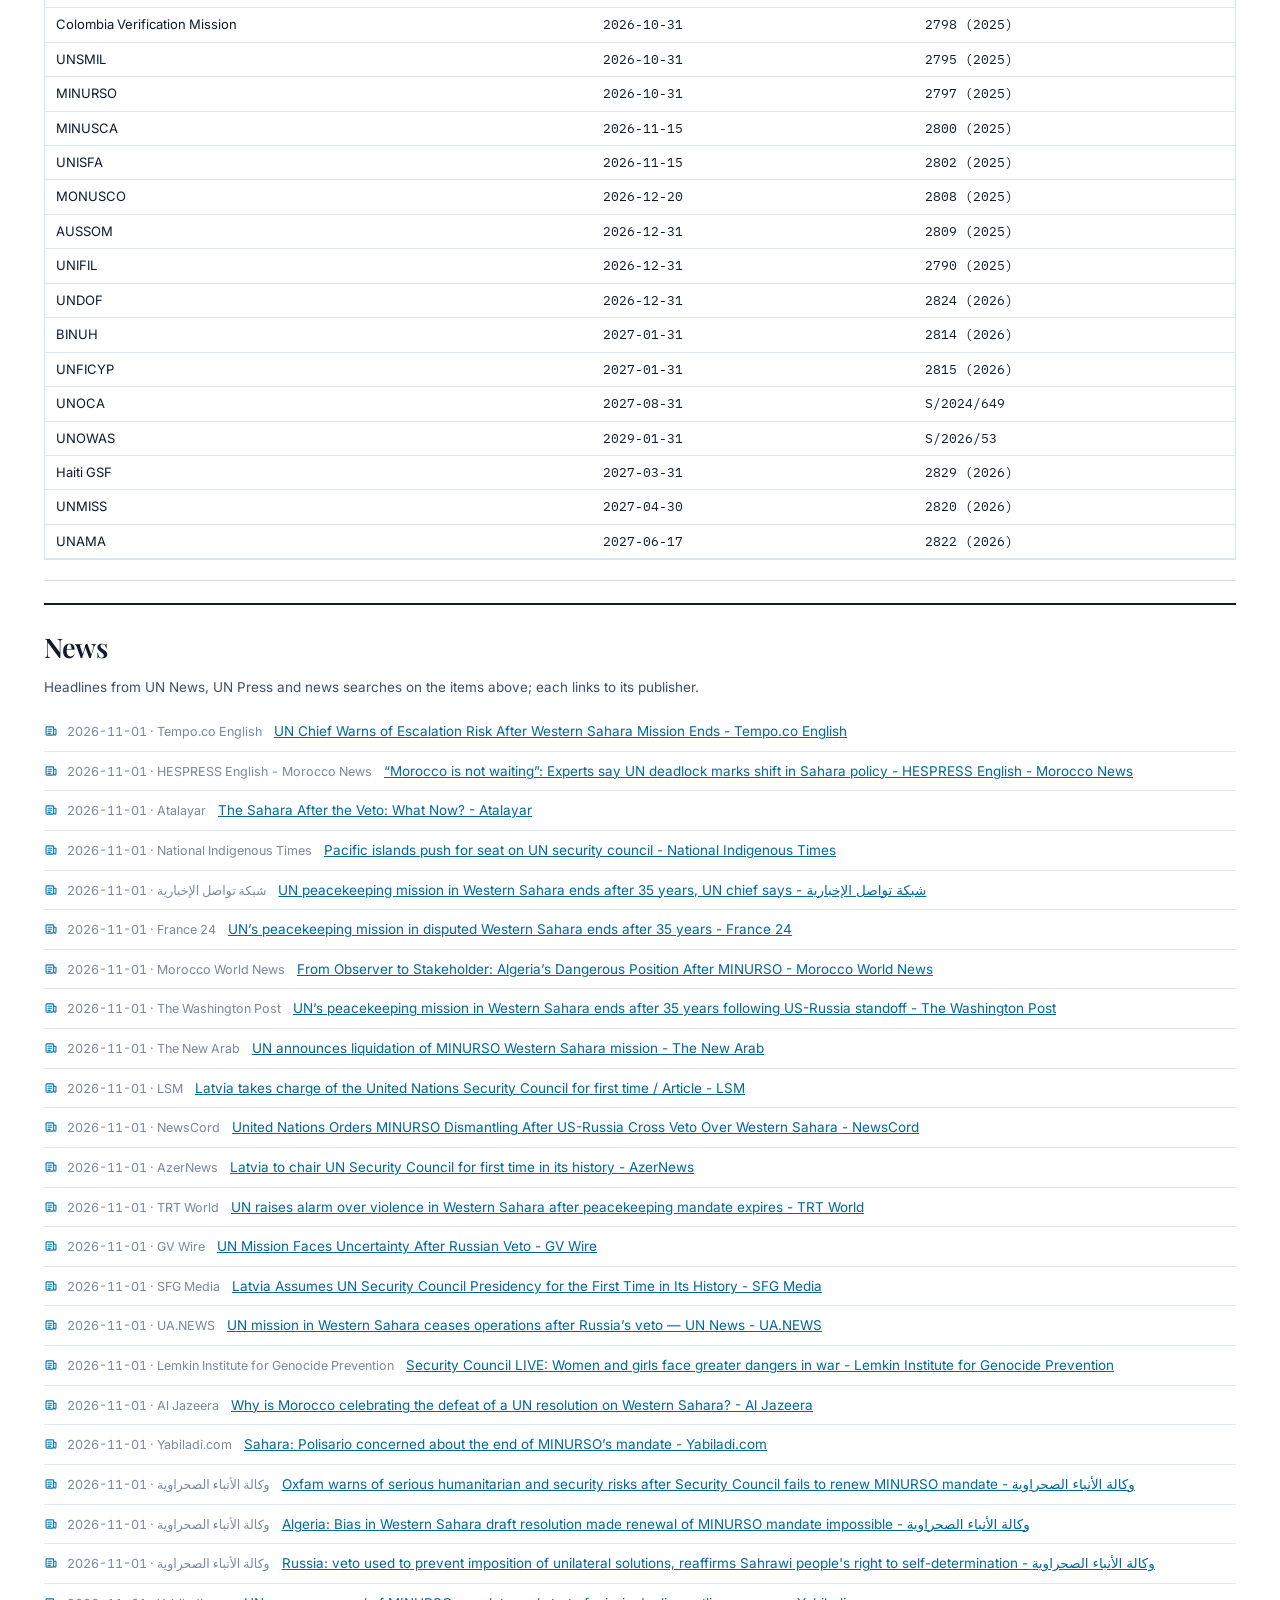
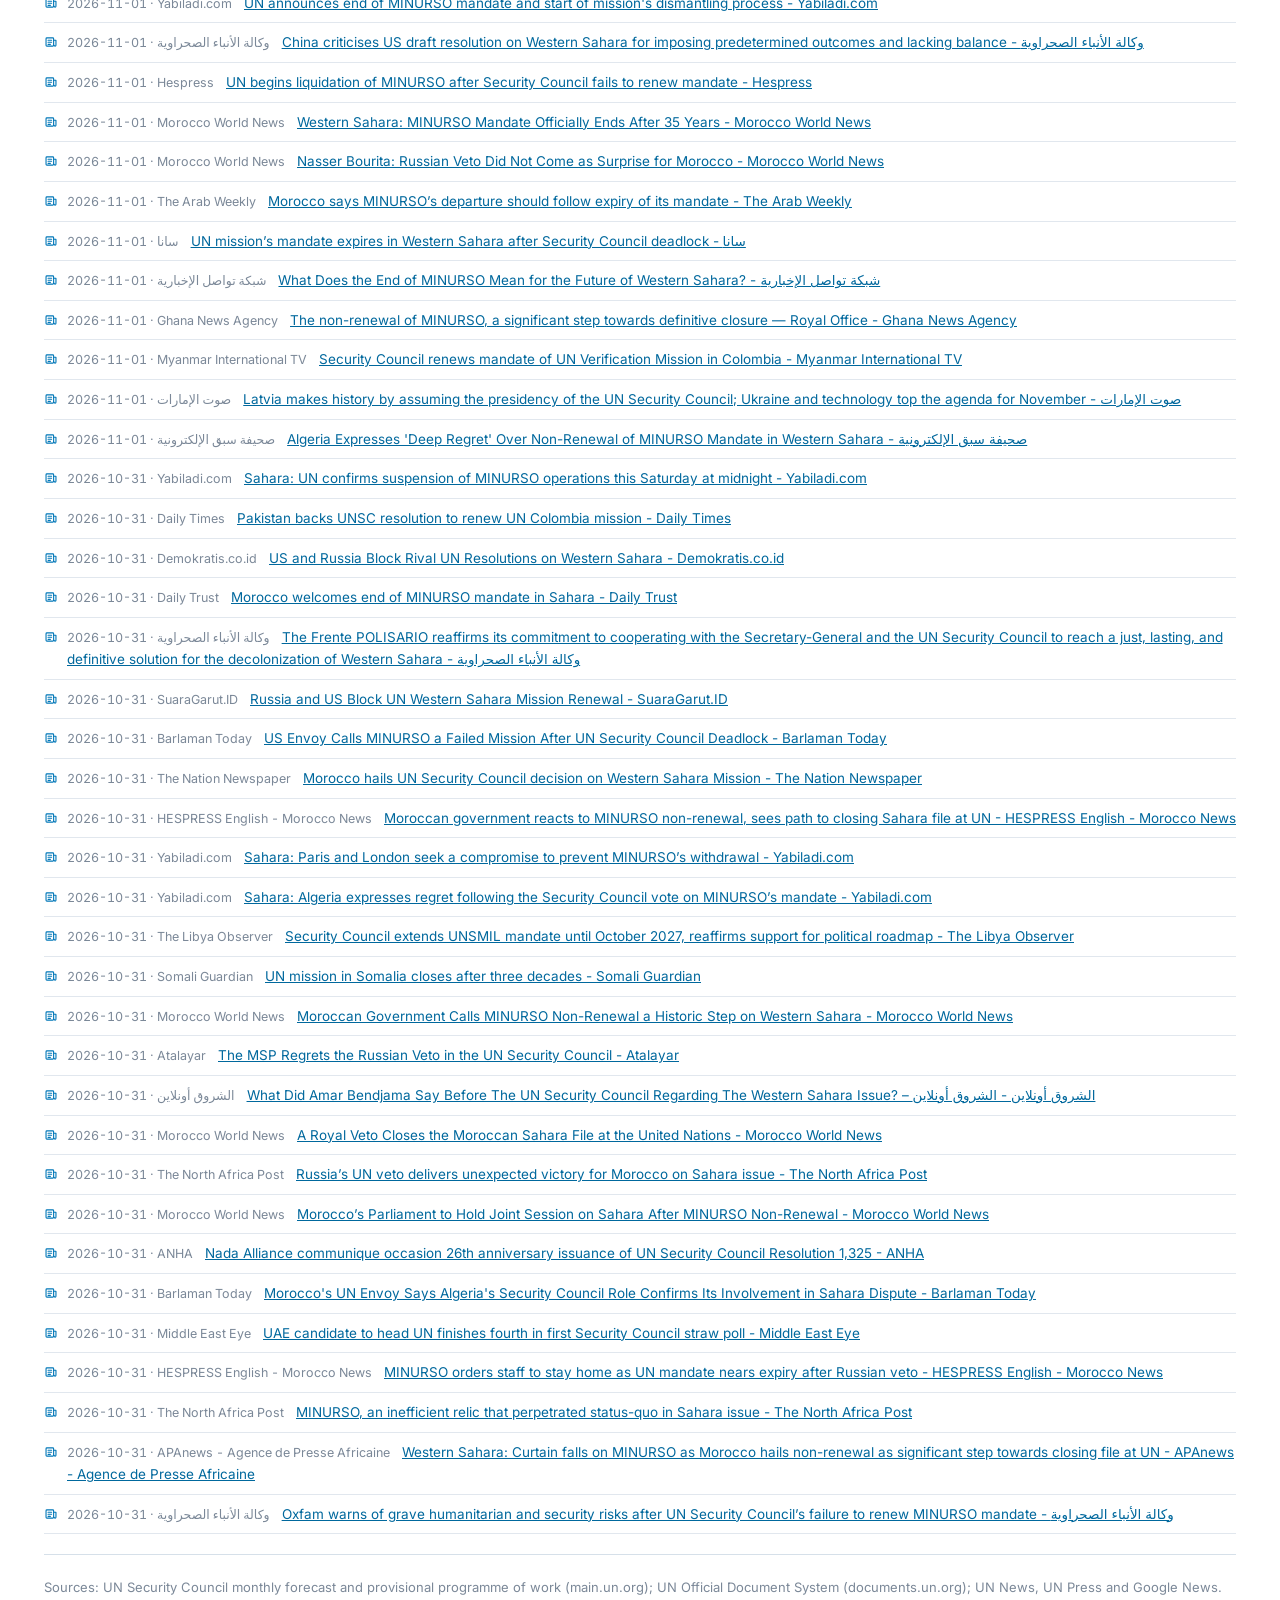
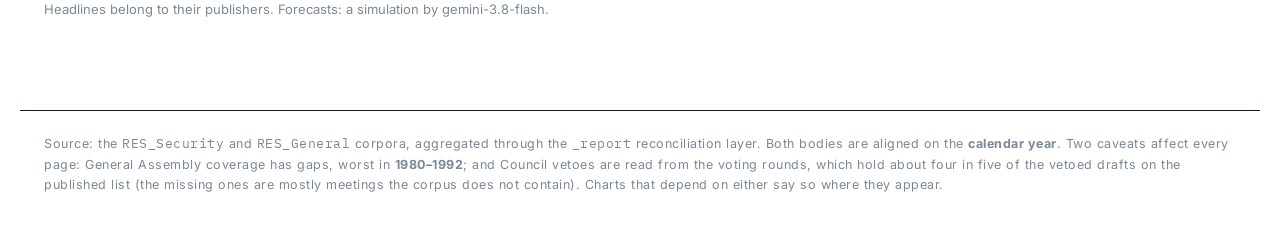
<file: live.html>
<!DOCTYPE html>
<html lang="en">
<head>
<meta charset="utf-8">
<meta name="viewport" content="width=device-width, initial-scale=1">
<title data-zh="实时 · UNArena Platform">Live · UNArena Platform</title>
<script src="assets/boot.js"></script>
<link rel="icon" href="favicon.svg" type="image/svg+xml">
<link rel="icon" href="favicon-32.png" sizes="32x32">
<link rel="apple-touch-icon" href="apple-touch-icon.png">
<link rel="stylesheet" href="assets/style.css">
<style>
.live .tablewrap { max-height: none; }
.live table { table-layout: fixed; }
.live th, .live td { text-align: left; white-space: normal; vertical-align: top; overflow-wrap: break-word; }
.live td.num, .live span.num { font-variant-numeric: tabular-nums; white-space: nowrap; }
.live th { white-space: normal; }
.live .ph { display: none; }
.live .hsw { width: 92px; margin: 2px 0 8px; }
@media (max-width: 640px) {
  .live .opt { display: none; }
  .live table { table-layout: auto; }            /* 手机上按内容分宽，隐藏的列不占位 */
  .live th, .live td { padding: 6px 7px; font-size: 12.5px; }
  .live .tiles { grid-template-columns: repeat(2, minmax(0, 1fr)); }
  .live .tile .v { font-size: 21px; }
  .live .ph { display: block; margin-top: 4px; font-variant-numeric: tabular-nums; }
}
.newslist { list-style: none; margin: 0; padding: 0; }
.newslist li { padding: 8px 0; border-bottom: 1px solid var(--grid); font-size: 13.5px; }
.newslist .meta { color: var(--text-muted); font-size: 12.5px; margin-right: 8px; font-variant-numeric: tabular-nums; }
.newslist li { display: flex; gap: 9px; align-items: baseline; }
.newslist li svg.ic { width: 14px; height: 14px; color: var(--series-1); flex: none; position: relative; top: 2px; }
.newslist li .t { min-width: 0; }
.stamp svg.ic { width: 13px; height: 13px; vertical-align: -2px; margin-right: 4px; }
.stamp { color: var(--text-muted); font-size: 13px; }
</style>
</head>
<body>
<main class="live">
  <h1 data-l="en">Live: the Security Council this month</h1>
  <h1 data-l="zh">实时：安理会近况</h1>
  <p class="lede" data-l="en">
    What the Security Council is due to vote on next, the mandates that are about to run out, every
    vote taken so far this year, and the latest news. The page is refreshed automatically from the
    UN's own schedule and documents.
  </p>
  <p class="lede" data-l="zh">
    安理会接下来要表决的事项、即将到期的授权、今年以来的每一次表决，以及最新新闻。本页根据联合国自己发布的日程和文件自动更新。</p>
  <p class="stamp" id="stamp"></p>

  <div class="tiles" id="tiles"></div>

  <section class="card">
    <header><h2 data-l="en">Coming up</h2><h2 data-l="zh">接下来的表决</h2>
      <p data-l="en">Adoptions in the Council's provisional programme of work, and mandates that expire soon. Dates marked ≈ are
        read from the calendar grid of the programme of work, or are the last working day before a mandate expires; the
        Council often votes a day or two earlier.</p>
      <p data-l="zh">取自安理会的临时工作计划，以及即将到期的授权。标 ≈ 的日期是从工作计划的日历表里读出的，或是授权到期前的最后一个工作日；安理会常常提前一两天表决。</p></header>
    <div class="tablewrap"><table id="up"></table></div>
  </section>

  <section class="card" id="fc-card">
    <header><h2 data-l="en">Forecasts made before the vote</h2><h2 data-l="zh">表决前的预测</h2>
      <p data-l="en">A language model plays all fifteen Council members: the penholder drafts, the others negotiate over two rounds,
        then all vote at once. Each forecast is published before the meeting; once the verbatim record is out, the actual
        result and the share of members whose vote was predicted correctly are filled in. An experiment, not an expert or
        official prediction.</p>
      <p data-l="zh">由一个语言模型扮演安理会全部 15 个成员：执笔国起草，其余成员磋商两轮，然后同时投票。每项预测都在开会前发布；逐字记录出来后，补上实际结果和逐国预测的准确率。这是一项实验，不是专家或官方的预测。</p></header>
    <div class="tablewrap"><table id="fc"></table></div>
  </section>

  <section class="card">
    <header><h2 data-l="en">Votes this year</h2><h2 data-l="zh">今年以来的表决</h2>
      <p data-l="en">From the verbatim records on the UN Official Document System, added as they are published (usually a few days after the meeting).</p>
      <p data-l="zh">取自联合国正式文件系统上的逐字记录，记录一发布就收进来（通常在会后几天）。</p></header>
    <div class="tablewrap"><table id="votes"></table></div>
  </section>

  <section class="card">
    <header><h2 data-l="en">Mandates and when they expire</h2><h2 data-l="zh">各项授权的到期日</h2>
      <p data-l="en">From the Secretariat's monthly forecast of the Council's work.</p>
      <p data-l="zh">取自秘书处每月发布的安理会工作预报。</p></header>
    <div class="tablewrap"><table id="exp"></table></div>
  </section>
  <section class="card">
    <header><h2 data-l="en">News</h2><h2 data-l="zh">新闻</h2>
      <p data-l="en">Headlines from UN News, UN Press and news searches on the items above; each links to its publisher.</p>
      <p data-l="zh">来自联合国新闻、联合国新闻稿，以及针对上述事项的新闻搜索；标题链接到原发布方。</p></header>
    <ul class="newslist" id="news"></ul>
  </section>

  <p class="note" data-l="en">Sources: UN Security Council monthly forecast and provisional programme of work (main.un.org); UN Official
    Document System (documents.un.org); UN News, UN Press and Google News. Headlines belong to their publishers.
    Forecasts: a simulation by gemini-3.8-flash.</p>
  <p class="note" data-l="zh">来源：安理会月度预报与临时工作计划（main.un.org）；联合国正式文件系统（documents.un.org）；联合国新闻、联合国新闻稿与 Google News。新闻标题版权属于原发布方。预测：gemini-3.8-flash 的模拟。</p>
</main>

<script src="data/live.js"></script>
<script src="data/zh.js"></script>
<script src="assets/common.js"></script>
<script>
const D = window.LIVE;
const OUT = { adopted: L('Adopted', '通过'), vetoed: L('Vetoed', '被否决'), 'not adopted': L('Not adopted', '未通过') };
const BADGE = { adopted: 'good', vetoed: 'critical', 'not adopted': 'warning' };
const BADGE_IC = { adopted: 'check', vetoed: 'ban', 'not adopted': 'minus' };
const badge = (o) => `<span class="badge ${BADGE[o]}">${svg(BADGE_IC[o])}${esc(OUT[o] || o)}</span>`;
const KIND = { mandate_renewal: L('Mandate renewal', '授权续期'), adoption: L('Adoption', '表决') };
const names = (xs) => xs.map(cname).join(L(', ', '、'));

document.getElementById('stamp').innerHTML = svg('clock') +
  esc(L('Updated ', '更新于 ') + D.generated_at.replace('T', ' ').replace('+00:00', ' UTC'));

const y = D.votes.length, ad = D.votes.filter((v) => v.outcome === 'adopted').length;
document.getElementById('tiles').innerHTML = [
  [L('Next vote', '下一次表决'), D.upcoming.length ? D.upcoming[0].date : '—', D.upcoming.length ? D.upcoming[0].subject : ''],
  [L(`Votes in ${D.council.year}`, `${D.council.year} 年表决`), fmt(y), L(`${ad} adopted`, `通过 ${ad} 项`)],
  [L('Vetoed', '被否决'), fmt(D.votes.filter((v) => v.outcome === 'vetoed').length), ''],
  [L('Council members', '理事国'), fmt(D.council.members.length), String(D.council.year)],
].map(([k, v, s]) => `<div class="tile"><div class="k">${esc(k)}</div><div class="v">${esc(v)}</div><div class="s">${esc(s)}</div></div>`).join('');

/* cols: [header, width%, class]；class 含 opt 的列在手机上隐藏。宽度按每张表的内容分，不让表格平均摊开。 */
function table(id, cols, rows) {
  document.getElementById(id).innerHTML =
    `<colgroup>${cols.map(([, w, c]) => `<col class="${c || ''}" style="width:${w}%">`).join('')}</colgroup>` +
    `<thead><tr>${cols.map(([h, , c]) => `<th class="${c || ''}">${h}</th>`).join('')}</tr></thead>` +
    `<tbody>${rows.map((r) => `<tr>${r.map((x, k) => `<td class="${cols[k][2] || ''}">${x}</td>`).join('')}</tr>`).join('')}</tbody>`;
}

table('up', [[L('Date', '日期'), 17, 'num'], [L('Item', '事项'), 37], [L('Type', '类型'), 15, 'opt'],
             [L('Mandate expires', '授权到期'), 15, 'num'], [L('Current resolution', '现行决议'), 16, 'num opt']],
  D.upcoming.map((u) => [(u.date_approximate ? '≈ ' : '') + esc(u.date), esc(u.subject), esc(KIND[u.kind] || u.kind),
                         esc(u.mandate_expires || '—'), esc(u.current_resolution)]));

const link = (href, text) => href ? `<a href="${esc(href)}" target="_blank" rel="noopener">${esc(text)}</a>` : esc(text || '—');
const fc = D.forecasts || [];
const nonYes = (votes) => {
  const g = { N: [], A: [] };
  Object.entries(votes).forEach(([c, x]) => { if (g[x]) g[x].push(c); });
  return [g.N.length ? L('Against: ', '反对：') + esc(names(g.N)) : '', g.A.length ? L('Abstain: ', '弃权：') + esc(names(g.A)) : '']
    .filter(Boolean).join('<br>') || L('All in favour', '全部赞成');
};
const res = (o) => `${badge(o.outcome)} <span class="num">${o.tally.join('–')}</span>`;
/* every vote of the current Council drawn as its fifteen seats (horseshoe() in common.js) */
const MEMBERS = (D.council && D.council.members) || [];
const seats = (votes) => MEMBERS.length ? `<div class="hsw">${horseshoe(MEMBERS, votes)}</div>` : '';
const votesOf = (v) => Object.fromEntries(MEMBERS.map((c) => [c, v.against.includes(c) ? 'N' : v.abstaining.includes(c) ? 'A' : 'Y']));
if (!fc.length) document.getElementById('fc-card').hidden = true;
table('fc', [[L('Vote date', '表决日'), 10, 'num opt'], [L('Item', '事项'), 19], [L('Forecast', '预测'), 13],
             [L('Forecast: not in favour', '预测：未投赞成'), 22, 'opt'], [L('Actual', '实际'), 13], [L('Members right', '逐国猜对'), 9, 'num opt'],
             [L('Made at (UTC)', '预测时间 (UTC)'), 14, 'num opt']],
  fc.map((f) => [esc(f.date), esc(f.subject) + `<span class="ph">${esc(f.date)}</span>`, seats(f.predicted.votes) + res(f.predicted), nonYes(f.predicted.votes),
                 f.actual ? seats(f.actual.votes) + res(f.actual) + (f.actual.provisional ? `<br><span style="font-size:12px;color:var(--text-muted)">${link(f.actual.source, L('press release, provisional', '新闻稿，待记录核实'))}</span>` : '')
                          : L('awaiting record', '等待记录'),
                 f.vote_accuracy == null ? '—' : Math.round(f.vote_accuracy * 100) + '%',
                 esc((f.generated_at || '').replace('T', ' ').slice(0, 16))]));

table('votes', [[L('Date', '日期'), 11, 'num'], [L('Agenda', '议程'), 31], [L('Document', '文件'), 15, 'opt'],
                [L('Outcome', '结果'), 10], [L('For–Against–Abst.', '赞成–反对–弃权'), 11, 'num opt'], [L('Against / abstaining', '反对 / 弃权'), 22, 'opt']],
  D.votes.map((v) => [link(v.links.record, v.date), esc(v.agenda), link(v.links.document, v.document),
                      (D.council && v.date.startsWith(String(D.council.year)) ? seats(votesOf(v)) : '') + `${badge(v.outcome)}<span class="ph">${v.tally.join('–')}</span>`,
                      v.tally.join('–'),
                      [v.against.length ? L('Against: ', '反对：') + esc(names(v.against)) : '',
                       v.abstaining.length ? L('Abstained: ', '弃权：') + esc(names(v.abstaining)) : ''].filter(Boolean).join('<br>')]));

table('exp', [[L('Mandate', '授权'), 46], [L('Expires', '到期'), 27, 'num'], [L('Set by', '依据'), 27, 'num']],
  D.expiries.map((e) => [esc(e.subject), esc(e.expires), esc(e.decision)]));

/* UN sources get the globe, other publishers the newspaper */
const UN_SRC = /^UN\b|United Nations|UN News|UN Press/;
document.getElementById('news').innerHTML = D.news.map((n) =>
  `<li>${svg(UN_SRC.test(n.source || '') ? 'globe' : 'news')}<span class="t"><span class="meta">${esc(n.date)}${n.source ? ' · ' + esc(n.source) : ''}</span>
   <a href="${esc(n.link)}" target="_blank" rel="noopener">${esc(n.title)}</a></span></li>`).join('');

</script>
</body>
</html>
</file>
<file: assets/style.css>
/* UN Arena — shared styling.
   The palette is the United Nations' own: UN blue (#009EDB) and its deep
   companion (#00689D) carry the identity — header, accents, the sequential
   ramp — and the remaining series hues are taken from the SDG colour set,
   toned so marks clear 3:1 on the surface they sit on. The light theme uses a
   deeper step of UN blue for series 1 (#0077B8) because the pure brand blue
   is only 3:1 on white and series 1 also colours link and control text.
   Dark values are a selected set stepped for the dark surface, not an
   automatic inversion.

   Typography and surfaces follow the editorial direction chosen 2026-10-29:
   serif display type (Fraunces; Noto Serif SC for Chinese), a pale UN-blue
   page, white panels, deep-blue rules instead of rounded shadows, and red
   kept for the one thing it means — a vote against or a veto. */
@import url('https://fonts.googleapis.com/css2?family=Playfair+Display:ital,wght@0,400..800;1,400..700&family=Inter:wght@400;500;600;700&family=IBM+Plex+Mono:wght@400;500;600&family=Noto+Serif+SC:wght@500;700&display=swap');

:root {
  color-scheme: light;
  --un-blue: #009edb;
  --un-deep: #00689d;
  /* where a headline's gradient ends: deep blue on light, pale blue on dark */
  --hero-end: #00689d;

  --surface-1: #ffffff;
  --plane: #f2f7fb;
  --text-primary: #0d1b2a;
  --text-secondary: #3f5063;
  --text-muted: #7b8898;
  --grid: #e1e7ee;
  --axis: #bdc8d4;
  --border: rgba(0, 80, 130, 0.16);
  /* rules: the strong one under headings and on top of panels, the soft one between items */
  --rule: #00689d;
  --rule-soft: #c9dcea;
  --against: #c8102e;

  --series-1: #0077b8;
  --series-2: #e06a1f;
  --series-3: #2f8a3e;
  --series-4: #d99a00;
  --series-5: #c42a6b;

  --seq-100: #d3edfa;
  --seq-250: #8ad0f1;
  --seq-400: #009edb;
  --seq-550: #00689d;
  --seq-700: #0b3a5e;

  --good: #3f7e44;
  --warning: #f2b400;
  --serious: #e06a1f;
  --critical: #d9283d;

  /* the header bar: deep UN blue with a stripe of the brand blue under it */
  --hdr-bg: #00689d;
  --hdr-stripe: #009edb;
  --hdr-fg: #ffffff;
  --hdr-fg-2: rgba(255, 255, 255, 0.80);
  --hdr-hover: rgba(255, 255, 255, 0.13);
  --hdr-on-bg: #ffffff;
  --hdr-on-fg: #00689d;
  --hdr-ctl: rgba(255, 255, 255, 0.10);
  --hdr-ctl-line: rgba(255, 255, 255, 0.26);

  --font: system-ui, -apple-system, "Segoe UI", "PingFang SC", "Hiragino Sans GB",
          "Microsoft YaHei", "Noto Sans CJK SC", sans-serif;
  --serif: Fraunces, "Noto Serif SC", "Source Han Serif SC", "Songti SC", Georgia, serif;
  --maxw: 1240px;
}

@media (prefers-color-scheme: dark) {
  :root:where(:not([data-theme="light"])) {
    color-scheme: dark;
    --hero-end: #8ad0f1;
    --surface-1: #0d1d2c;
    --plane: #07131e;
    --rule: #2baeea;
    --rule-soft: #1f3a52;
    --against: #ff6b7f;
    --text-primary: #eef4f9;
    --text-secondary: #b2c1d0;
    --text-muted: #7d8fa1;
    --grid: #1c2e3f;
    --axis: #2e465c;
    --border: rgba(255, 255, 255, 0.10);
    --series-1: #2baeea;
    --series-2: #f08a45;
    --series-3: #4fb25a;
    --series-4: #f0ba1e;
    --series-5: #e04e8c;
    --good: #5dbb63;
    --critical: #ed4a5c;
    --hdr-bg: #0a2236;
    --hdr-stripe: #009edb;
    --hdr-fg-2: rgba(255, 255, 255, 0.74);
    --hdr-hover: rgba(255, 255, 255, 0.09);
    --hdr-on-bg: #009edb;
    --hdr-on-fg: #ffffff;
    --hdr-ctl: rgba(255, 255, 255, 0.06);
    --hdr-ctl-line: rgba(255, 255, 255, 0.16);
  }
}

:root[data-theme="dark"] {
  color-scheme: dark;
  --hero-end: #8ad0f1;
  --surface-1: #0d1d2c;
  --plane: #07131e;
  --rule: #2baeea;
  --rule-soft: #1f3a52;
  --against: #ff6b7f;
  --text-primary: #eef4f9;
  --text-secondary: #b2c1d0;
  --text-muted: #7d8fa1;
  --grid: #1c2e3f;
  --axis: #2e465c;
  --border: rgba(255, 255, 255, 0.10);
  --series-1: #2baeea;
  --series-2: #f08a45;
  --series-3: #4fb25a;
  --series-4: #f0ba1e;
  --series-5: #e04e8c;
  --good: #5dbb63;
  --critical: #ed4a5c;
  --hdr-bg: #0a2236;
  --hdr-stripe: #009edb;
  --hdr-fg-2: rgba(255, 255, 255, 0.74);
  --hdr-hover: rgba(255, 255, 255, 0.09);
  --hdr-on-bg: #009edb;
  --hdr-on-fg: #ffffff;
  --hdr-ctl: rgba(255, 255, 255, 0.06);
  --hdr-ctl-line: rgba(255, 255, 255, 0.16);
}

/* Bilingual blocks: a page carries both versions of a long passage side by
   side, marked data-l="en" / data-l="zh", and only the active one is shown.
   boot.js sets <html lang> in the <head>, before first paint, so the other
   language never flashes. Short strings are swapped by common.js instead. */
html[lang="en"] [data-l="zh"],
html[lang="zh-CN"] [data-l="en"] { display: none !important; }

/* Chinese reads cramped under the negative tracking the Latin headings use. */
html[lang="zh-CN"] h1, html[lang="zh-CN"] h2, html[lang="zh-CN"] h3 { letter-spacing: 0 !important; }

* { box-sizing: border-box; }

body {
  margin: 0;
  font-family: var(--font);
  background: var(--plane);
  color: var(--text-primary);
  line-height: 1.65;
  -webkit-font-smoothing: antialiased;
}

/* ====================================================== background ======
   One fixed backdrop on every page: soft gradient pools, the world's land as
   a dot grid, and a fine weave over both. common.js inserts the element.

   The dots are a *mask* over a gradient, not a coloured image, so they follow
   the theme instead of being baked at one colour — and they are sampled from
   assets/world.json (Natural Earth, public domain), which is why a backdrop
   drawn from the basemap carries none of the attribution burden a photograph
   behind the text would. Built by build_bg.py.
   ======================================================================== */
.sitebg { position: fixed; inset: 0; z-index: 0; pointer-events: none; overflow: hidden; }
.sitebg .mesh {
  position: absolute; inset: -12%;
  background:
    radial-gradient(56% 42% at 10% 2%,
      color-mix(in srgb, var(--un-blue) 20%, transparent), transparent 70%),
    radial-gradient(50% 38% at 90% 10%,
      color-mix(in srgb, var(--seq-250) 22%, transparent), transparent 72%),
    radial-gradient(62% 46% at 46% 102%,
      color-mix(in srgb, var(--un-deep) 12%, transparent), transparent 70%);
}
.sitebg .dots {
  position: absolute; left: 50%; top: 44%; transform: translate(-50%, -50%);
  width: min(1720px, 138vw); aspect-ratio: 1440 / 580;
  background: linear-gradient(112deg, var(--seq-700) 4%, var(--un-blue) 56%, var(--seq-550));
  -webkit-mask: url(worlddots.svg) center / contain no-repeat;
  mask: url(worlddots.svg) center / contain no-repeat;
  /* Low enough that body text stays the strongest thing on the page: the
     dots run right behind the ledes, not only behind headlines. */
  opacity: .095;
}
.sitebg .weave {
  position: absolute; inset: 0;
  background-image: repeating-linear-gradient(58deg,
    color-mix(in srgb, var(--text-primary) 2.5%, transparent) 0 1px, transparent 1px 4px);
}
/* On the dark surface the same values read much stronger, so the layers come
   down rather than being inverted. */
:root[data-theme="dark"] .sitebg .dots { opacity: .16; }
:root[data-theme="dark"] .sitebg .mesh { opacity: .75; }
@media (prefers-color-scheme: dark) {
  :root:where(:not([data-theme="light"])) .sitebg .dots { opacity: .16; }
  :root:where(:not([data-theme="light"])) .sitebg .mesh { opacity: .75; }
}

/* Content sits above the backdrop: the fixed layer paints after the body
   background, so without this it would cover the page. */
main, footer.site { position: relative; z-index: 1; }

/* ---------------------------------------------------------------- nav --- */
/* A solid bar in deep UN blue with a stripe of the brand blue under it — the
   one place the site wears the colour at full strength. */
header.site {
  position: sticky;
  top: 0;
  z-index: 50;
  background: var(--hdr-bg);
  color: var(--hdr-fg);
  box-shadow: inset 0 -3px 0 var(--hdr-stripe), 0 4px 18px rgba(0, 40, 70, .10);
}
.nav {
  max-width: var(--maxw);
  margin: 0 auto;
  padding: 0 24px 3px;
  height: 61px;
  display: flex;
  align-items: center;
  gap: 2px;
}
.brand {
  display: inline-flex;
  align-items: center;
  gap: 10px;
  font-weight: 650;
  font-size: 15px;
  letter-spacing: .01em;
  margin-right: 18px;
  white-space: nowrap;
  color: var(--hdr-fg);
  text-decoration: none;
}
.brand svg { width: 28px; height: 28px; flex: none; }
.brand span { color: var(--hdr-fg-2); font-weight: 400; }
.nav a.tab {
  padding: 7px 12px;
  border-radius: 7px;
  text-decoration: none;
  color: var(--hdr-fg-2);
  font-size: 14px;
  white-space: nowrap;
  transition: background .15s, color .15s;
}
.nav a.tab:hover { background: var(--hdr-hover); color: var(--hdr-fg); }
.nav a.tab[aria-current="page"] {
  background: var(--hdr-on-bg);
  color: var(--hdr-on-fg);
  font-weight: 600;
}
.nav .tabs { display: flex; align-items: center; gap: 2px; min-width: 0; margin-right: 14px; }
.nav .spacer { flex: 1; min-width: 12px; }

/* ---------------------------------------------------------------- icons --- */
/* Inline icons (bar, sub-nav, badges) and the masked ::before icons that
   decorate() in common.js puts on headings, tile labels and callouts. */
svg.ic { width: 15px; height: 15px; flex: none; }
.nav a.tab { display: inline-flex; align-items: center; gap: 7px; position: relative; }
.nav a.tab svg.ic { opacity: .85; }
.nav a.tab[aria-current="page"] svg.ic { opacity: 1; }
.livedot {
  width: 7px; height: 7px; border-radius: 50%; background: #ff5a5f; margin-left: -2px;
  box-shadow: 0 0 0 0 rgba(255, 90, 95, .7); animation: livepulse 2s infinite;
}
@keyframes livepulse {
  0% { box-shadow: 0 0 0 0 rgba(255, 90, 95, .65); }
  70% { box-shadow: 0 0 0 7px rgba(255, 90, 95, 0); }
  100% { box-shadow: 0 0 0 0 rgba(255, 90, 95, 0); }
}
@media (prefers-reduced-motion: reduce) { .livedot { animation: none; } }
[data-ic]::before {
  content: ''; display: inline-block; flex: none;
  width: 1em; height: 1em; margin-right: .45em; vertical-align: -.13em;
  background: currentColor;
  -webkit-mask: var(--ic) center / contain no-repeat; mask: var(--ic) center / contain no-repeat;
}
h2[data-ic]::before { width: .95em; height: .95em; background: var(--series-1); }
.tile .k[data-ic]::before { width: 13px; height: 13px; margin-right: 6px; vertical-align: -2px; background: var(--series-1); opacity: .85; }
.callout[data-ic] { position: relative; padding-left: 42px; }
.callout[data-ic]::before {
  position: absolute; left: 15px; top: 14px; width: 17px; height: 17px; margin: 0; background: var(--warning);
}
.callout.critical[data-ic]::before { background: var(--critical); }
.badge svg.ic { width: 12px; height: 12px; margin-left: -2px; }
.subnav a { display: inline-flex; align-items: center; gap: 7px; }
.subnav a svg.ic { width: 14px; height: 14px; opacity: .8; }

/* Pages of one tab group (see NAV in common.js): a segmented row above the title. */
.subnav { display: flex; width: max-content; margin-bottom: 18px; }
.subnav a {
  flex: none; padding: 6px 14px; font-size: 13.5px; color: var(--text-secondary);
  background: var(--surface-1); text-decoration: none; white-space: nowrap;
}
.subnav a + a { border-left: 1px solid var(--border); }
.subnav a:hover { color: var(--text-primary); }
.subnav a[aria-current="page"] {
  background: color-mix(in srgb, var(--series-1) 15%, transparent);
  color: var(--series-1); font-weight: 600;
}

/* The two switches on the bar, after the reference site: a small bordered
   link naming the other language, and one square button with a half-filled
   circle that flips light and dark. */
.langlink, .themebtn {
  flex: none; display: inline-flex; align-items: center; justify-content: center;
  height: 28px; border: 1px solid var(--hdr-ctl-line); border-radius: 4px;
  background: transparent; color: var(--hdr-fg-2); text-decoration: none;
  transition: background .15s, color .15s, border-color .15s;
}
.langlink {
  padding: 0 9px; margin-right: 8px;
  font: 500 12px/1 ui-monospace, "SF Mono", Menlo, Consolas, var(--font); letter-spacing: .04em;
}
.themebtn { width: 30px; padding: 0; cursor: pointer; }
.themebtn svg { width: 15px; height: 15px; display: block; }
.langlink:hover, .themebtn:hover {
  color: var(--hdr-fg); background: var(--hdr-hover); border-color: var(--hdr-fg-2);
}
.themebtn:focus-visible, .nav a:focus-visible {
  outline: 2px solid var(--hdr-fg); outline-offset: 1px;
}

button.ghost {
  border: 1px solid var(--border);
  background: var(--surface-1);
  color: var(--text-secondary);
  border-radius: 7px;
  padding: 6px 11px;
  font-size: 13px;
  font-family: var(--font);
  cursor: pointer;
}
button.ghost:hover { color: var(--text-primary); border-color: var(--axis); }

/* --------------------------------------------------------------- page --- */
main { max-width: var(--maxw); margin: 0 auto; padding: 34px 24px 90px; }
h1 { font-size: 30px; line-height: 1.28; margin: 0 0 10px; letter-spacing: -.01em; }
h2 { font-size: 20px; margin: 0 0 6px; letter-spacing: -.005em; }
h3 { font-size: 15px; margin: 0 0 4px; }
p.lede { color: var(--text-secondary); font-size: 15.5px; margin: 0 0 26px; max-width: none; }
p.note { color: var(--text-muted); font-size: 13px; margin: 10px 0 0; max-width: none; }
/* Body text runs the full width of the content column on desktop (the
   column itself is capped by --maxw); paragraphs avoid leaving one or two
   characters alone on the last line. */
p { text-wrap: pretty; }
html[lang="zh-CN"] .hero h1 { max-width: 16em; }

.card {
  background: var(--surface-1);
  border: 1px solid var(--border);
  border-top: 3px solid color-mix(in srgb, var(--un-blue) 70%, var(--surface-1));
  border-radius: 13px;
  padding: 20px 22px;
  margin-bottom: 22px;
}
.card > header { margin-bottom: 14px; }
.card > header p { margin: 0; color: var(--text-secondary); font-size: 13.5px; max-width: none; }

.chart { width: 100%; height: 420px; }
.chart.tall { height: 560px; }
.chart.short { height: 280px; }

/* -------------------------------------------------------------- tiles --- */
.tiles {
  display: grid;
  grid-template-columns: repeat(auto-fit, minmax(178px, 1fr));
  gap: 13px;
  margin-bottom: 22px;
}
.tile {
  background: var(--surface-1);
  border: 1px solid var(--border);
  border-radius: 11px;
  padding: 15px 17px;
}
.tile .k { font-size: 12.5px; color: var(--text-muted); margin-bottom: 5px; }
.tile .v { font-size: 27px; font-weight: 620; letter-spacing: -.02em; line-height: 1.15; }
.tile .s { font-size: 12.5px; color: var(--text-secondary); margin-top: 3px; }

/* ------------------------------------------------------------ controls --- */
.controls {
  display: flex;
  flex-wrap: wrap;
  gap: 9px;
  align-items: center;
  margin-bottom: 16px;
}
.seg { display: inline-flex; border: 1px solid var(--border); border-radius: 8px; overflow: hidden;
  max-width: 100%; min-width: 0; overflow-x: auto; }
.seg button { flex: none; }
.seg button {
  border: 0;
  background: var(--surface-1);
  color: var(--text-secondary);
  padding: 7px 14px;
  font-size: 13.5px;
  font-family: var(--font);
  cursor: pointer;
}
.seg button + button { border-left: 1px solid var(--border); }
.seg button[aria-pressed="true"] {
  background: color-mix(in srgb, var(--series-1) 15%, transparent);
  color: var(--series-1);
  font-weight: 600;
}
.controls label { font-size: 13.5px; color: var(--text-secondary); }
select {
  font-family: var(--font);
  font-size: 13.5px;
  padding: 6px 10px;
  border-radius: 7px;
  border: 1px solid var(--border);
  background: var(--surface-1);
  color: var(--text-primary);
}

/* ------------------------------------------------------------- legend --- */
.legend { display: flex; flex-wrap: wrap; gap: 15px; margin: 2px 0 12px; }
.legend .item { display: inline-flex; align-items: center; gap: 7px; font-size: 13px; color: var(--text-secondary); }
.legend .swatch { width: 11px; height: 11px; border-radius: 3px; flex: none; }
.legend .swatch.hatch {
  background-image: repeating-linear-gradient(45deg, var(--series-2) 0 2px, transparent 2px 4px);
  border: 1px solid var(--series-2);
}

/* -------------------------------------------------------------- table --- */
details.tableview { margin-top: 14px; }
details.tableview summary {
  cursor: pointer;
  font-size: 13.5px;
  color: var(--series-1);
  padding: 5px 0;
}
.tablewrap { max-height: 400px; overflow: auto; margin-top: 10px; border: 1px solid var(--border); border-radius: 9px; }
table { border-collapse: collapse; width: 100%; font-size: 13px; font-variant-numeric: tabular-nums; }
th, td { padding: 6px 11px; text-align: right; border-bottom: 1px solid var(--grid); white-space: nowrap; }
th:first-child, td:first-child { text-align: left; }
thead th {
  position: sticky;
  top: 0;
  background: var(--surface-1);
  color: var(--text-secondary);
  font-weight: 600;
  z-index: 1;
}
tbody tr:hover { background: color-mix(in srgb, var(--series-1) 6%, transparent); }

/* -------------------------------------------------------------- badge --- */
.badge {
  display: inline-flex;
  align-items: center;
  gap: 5px;
  font-size: 12px;
  padding: 2px 8px;
  border-radius: 999px;
  border: 1px solid var(--border);
  color: var(--text-secondary);
  white-space: nowrap;
}
.badge.good { color: var(--good); border-color: color-mix(in srgb, var(--good) 40%, transparent); }
.badge.warning { color: #8a6100; border-color: color-mix(in srgb, var(--warning) 55%, transparent); }
.badge.critical { color: var(--critical); border-color: color-mix(in srgb, var(--critical) 40%, transparent); }
:root[data-theme="dark"] .badge.warning { color: var(--warning); }
@media (prefers-color-scheme: dark) {
  :root:where(:not([data-theme="light"])) .badge.warning { color: var(--warning); }
}

/* ------------------------------------------------------------ callout --- */
.callout {
  border-left: 3px solid var(--warning);
  background: color-mix(in srgb, var(--warning) 8%, var(--surface-1));
  padding: 13px 17px;
  border-radius: 0 9px 9px 0;
  margin: 16px 0;
  font-size: 13.5px;
  color: var(--text-secondary);
}
.callout.critical {
  border-left-color: var(--critical);
  background: color-mix(in srgb, var(--critical) 8%, var(--surface-1));
}
.callout strong { color: var(--text-primary); }

/* min(): a 430px floor would push a phone-width page sideways */
.grid2 { display: grid; grid-template-columns: repeat(auto-fit, minmax(min(430px, 100%), 1fr)); gap: 22px; }
.grid2 > .card { margin-bottom: 0; }

/* ------------------------------------------------------- home hero/cards */
.hero { padding: 18px 0 30px; }
.hero h1 { font-size: 38px; max-width: 22ch; }
.cardlinks { display: grid; grid-template-columns: repeat(auto-fit, minmax(240px, 1fr)); gap: 15px; }
a.cardlink {
  display: block;
  background: var(--surface-1);
  border: 1px solid var(--border);
  border-radius: 12px;
  padding: 19px 20px;
  text-decoration: none;
  color: inherit;
}
a.cardlink:hover { border-color: var(--un-blue); }
a.cardlink .t { font-weight: 620; margin-bottom: 5px; font-size: 15.5px; }
a.cardlink .d { font-size: 13.5px; color: var(--text-secondary); line-height: 1.55; }

footer.site {
  border-top: 3px solid var(--un-blue);
  color: var(--text-muted);
  font-size: 12.5px;
  padding: 22px 24px 40px;
  max-width: var(--maxw);
  margin: 0 auto;
}

/* The credit line under a photograph. CC BY-SA and CC BY both require the
   author and the licence to travel with the image, so no picture is shown
   without one. */
.credit {
  font-size: 10.5px; color: var(--text-muted); padding: 6px 17px 0;
  line-height: 1.45; word-break: break-word;
}
.credit a { color: inherit; }

/* ============================================================== entries */
.entrygrid { display: grid; grid-template-columns: repeat(auto-fill, minmax(258px, 1fr)); gap: 15px; }
a.ecard {
  display: block; text-decoration: none; color: inherit; overflow: hidden;
  background: var(--surface-1); border: 1px solid var(--border); border-radius: 12px;
  transition: border-color .14s, transform .14s;
}
a.ecard:hover { border-color: var(--series-3); transform: translateY(-2px); }
a.ecard .pic { aspect-ratio: 16 / 9; background: var(--grid); position: relative; }
a.ecard .pic img { width: 100%; height: 100%; object-fit: cover; display: block; }
a.ecard .pic svg { width: 100%; height: 100%; display: block; }
a.ecard .pic .n {
  position: absolute; right: 9px; bottom: 9px;
  font-size: 11.5px; padding: 2px 9px; border-radius: 999px;
  background: rgba(0, 0, 0, .62); color: #fff; font-variant-numeric: tabular-nums;
}
a.ecard .body { padding: 13px 15px 15px; }
a.ecard .body .t { font-weight: 620; font-size: 14.5px; margin-bottom: 4px; line-height: 1.35; }
a.ecard .body .d {
  font-size: 12.5px; color: var(--text-secondary); line-height: 1.5;
  display: -webkit-box; -webkit-line-clamp: 3; -webkit-box-orient: vertical; overflow: hidden;
}
a.ecard .body .w { font-size: 11.5px; color: var(--text-muted); margin-top: 8px; }

/* The map's hover card, drawn by hand: ECharts tooltips cannot hold this. */
.maphover { min-width: 214px; }
.maphover .h { font-weight: 640; font-size: 14px; margin-bottom: 6px; }
.maphover .row {
  display: flex; justify-content: space-between; gap: 16px;
  font-size: 12.5px; padding: 2px 0;
}
.maphover .row .lab { color: var(--text-secondary); }
.maphover .row .num { font-variant-numeric: tabular-nums; font-weight: 600; }
.maphover .foot { font-size: 11.5px; color: var(--text-muted); margin-top: 7px; }

/* --------------------------------------------------------- entry page --- */
.ehero { display: grid; grid-template-columns: minmax(0, 1.05fr) minmax(0, 1fr); gap: 26px; align-items: start; }
/* A fixed frame, because the pictures are whatever shape Wikipedia's lead
   image happens to be — a portrait map would otherwise run to 900px tall and
   push the whole page down. */
.ehero .pic {
  border-radius: 13px; overflow: hidden; border: 1px solid var(--border);
  aspect-ratio: 16 / 10; background: var(--grid);
}
.ehero .pic img { width: 100%; height: 100%; object-fit: cover; display: block; }
.ehero .pic svg { width: 100%; height: 100%; display: block; }

.datelines {
  max-height: 620px; overflow: auto; border: 1px solid var(--border);
  border-radius: 10px; background: var(--plane); padding: 4px 0;
}
.dline {
  display: grid; grid-template-columns: 104px 1fr; gap: 14px;
  padding: 8px 16px; border-bottom: 1px solid var(--grid); font-size: 13.5px;
  line-height: 1.62;
}
.dline:last-child { border-bottom: 0; }
.dline .d {
  color: var(--series-1); font-variant-numeric: tabular-nums; font-size: 12.5px;
  padding-top: 2px;
}
.dline .d .p { color: var(--text-muted); font-size: 11px; display: block; }
.dline .t { color: var(--text-secondary); }
.dline.sec {
  grid-template-columns: 1fr; background: var(--surface-1);
  font-size: 12.5px; letter-spacing: .08em; text-transform: uppercase;
  color: var(--text-muted); position: sticky; top: 0; z-index: 1;
}

@media (max-width: 1120px) {
  .brand .full { display: none; }
}

@media (max-width: 900px) {
  .opening h1 { font-size: 33px; }
  .collage { grid-template-columns: repeat(3, 1fr); }
  .ehero { grid-template-columns: 1fr; }
  .vtl::before { left: 9px; }
  .vnode, .vnode.right { width: 100%; margin-left: 0; padding: 0 0 22px 34px; }
  .vnode .dot, .vnode.right .dot { left: 3px; right: auto; }
  .vnode .yr, .vnode.right .yr { position: static; left: auto; right: auto; margin-bottom: 4px; }
}

/* Phones: brand and the two switches on the first row, the tabs on a second
   row that scrolls sideways, so the switches are never pushed off-screen. */
@media (max-width: 720px) {
  .nav { flex-wrap: wrap; height: auto; padding: 8px 16px 3px; row-gap: 4px; }
  .nav .tabs { order: 3; flex: 1 0 100%; overflow-x: auto; scrollbar-width: none; padding-bottom: 6px; margin-right: 0; }
  .nav .tabs::-webkit-scrollbar { display: none; }
  .brand { margin-right: 8px; }
  .brand .full { display: none; }
  h1 { font-size: 25px; }
  .hero h1 { font-size: 29px; }
  .opening .inner { padding: 34px 16px 30px; }
  .bignums { gap: 20px; }
  main { padding: 24px 16px 70px; }
}

/* ============================================================ editorial ===
   The editorial look (2026-10-29), layered over the rules above so each
   component keeps its structure: serif display type, square panels with a
   deep-blue rule on top, underlined tabs, and no decorative backdrop. */
.sitebg { display: none; }
h1, h2, h3, .brand, .tile .v, .card > header h2 {
  font-family: var(--serif); font-optical-sizing: auto;
}
h1 { font-size: 40px; font-weight: 700; line-height: 1.12; letter-spacing: -.02em; }
h2 { font-size: 24px; font-weight: 600; letter-spacing: -.01em; }
h3 { font-weight: 600; }
.brand { font-size: 21px; font-weight: 800; letter-spacing: -.01em; }
.brand span { font-family: var(--font); font-size: 14px; }
header.site { box-shadow: inset 0 -4px 0 var(--hdr-stripe); }
.nav { padding-bottom: 4px; }
.nav a.tab { border-radius: 0; padding: 7px 10px; }
.nav a.tab:hover { background: transparent; color: var(--hdr-fg); }
.nav a.tab[aria-current="page"] {
  background: transparent; color: var(--hdr-fg);
  box-shadow: inset 0 -2px 0 var(--hdr-fg);
}
.langlink, .themebtn { border-radius: 0; }

.card {
  border-radius: 0; border: 1px solid var(--rule-soft); border-top: 3px solid var(--rule);
  box-shadow: none;
}
.tile {
  border-radius: 0; border: 1px solid var(--rule-soft); border-top: 3px solid var(--rule);
}
.tile .v { font-size: 34px; font-weight: 600; letter-spacing: -.015em; }
.seg, .subnav, .tablewrap, select, button.ghost, .datelines { border-radius: 0; }
.subnav { border: 1px solid var(--rule-soft); }
.seg { border-color: var(--rule-soft); }
.seg button[aria-pressed="true"], .subnav a[aria-current="page"] {
  background: var(--surface-1); color: var(--text-primary); box-shadow: inset 0 -3px 0 var(--rule);
}
.badge { border-radius: 2px; }
.callout { border-radius: 0; }
a.cardlink, a.ecard {
  border-radius: 0; border: 1px solid var(--rule-soft); border-top: 3px solid var(--rule);
}
a.cardlink .t, a.ecard .body .t { font-family: var(--serif); font-size: 17px; font-weight: 600; }
a.ecard:hover, a.cardlink:hover { border-color: var(--rule); }
a.ecard .pic .n { border-radius: 0; }
.ehero .pic { border-radius: 0; border-color: var(--rule-soft); }
footer.site { border-top: 3px solid var(--rule); }

/* ============================================================ horseshoe ===
   The look chosen 2026-10-31, layered over the editorial rules above. White
   page, UN deep blue and one red; display type in Playfair Display (a Didone with
   sturdier hairlines than Bodoni, which thinned out to unreadable at headline
   size), labels in tracked capitals,
   document symbols and tallies in IBM Plex Mono, body in Inter. The horseshoe
   of seats (horseshoe() in common.js) is the recurring mark. */
:root {
  --font: Inter, system-ui, -apple-system, "Segoe UI", "PingFang SC", "Hiragino Sans GB",
          "Microsoft YaHei", "Noto Sans CJK SC", sans-serif;
  --serif: "Playfair Display", "Noto Serif SC", "Source Han Serif SC", "Songti SC", Georgia, serif;
  --mono: "IBM Plex Mono", ui-monospace, "SF Mono", Menlo, Consolas, monospace;
  --ink: #0d1b2a;
  --seat: #00689d;
}
:root[data-theme="light"] {
  --plane: #ffffff;
  --surface-1: #ffffff;
  --rule: #0d1b2a;
  --rule-soft: #d6e0e9;
  --hdr-bg: #ffffff;
  --hdr-stripe: #0d1b2a;
  --hdr-fg: #0d1b2a;
  --hdr-fg-2: #5b6672;
  --hdr-hover: transparent;
  --hdr-ctl: transparent;
  --hdr-ctl-line: #c3ccd6;
}
:root[data-theme="dark"] { --ink: #eef4f9; --seat: #2baeea; --hdr-stripe: #2e465c; }

/* the bar: white, one ink rule under it, the wordmark in spaced capitals */
header.site { box-shadow: inset 0 -1px 0 var(--hdr-stripe); }
.nav { height: 66px; padding-bottom: 1px; }
.brand { gap: 13px; font-family: var(--serif); font-size: 20px; font-weight: 700; color: var(--ink);
  letter-spacing: .3em; text-transform: uppercase; }
.brand svg.hs { width: 46px; height: 28px; }
.brand svg.hs circle { transform-box: fill-box; transform-origin: center;
  animation: seat-no 30s calc(var(--i) * 2s - 30s) infinite; }
@keyframes seat-no { 0%, 5% { fill: var(--against); transform: scale(1.6); }
  7.5%, 100% { fill: var(--seat); transform: none; } }
@media (prefers-reduced-motion: reduce) { .brand svg.hs circle { animation: none; } .brand svg.hs .n { transform: scale(1.6); } }
.nav a.tab { font-size: 11.5px; font-weight: 500; letter-spacing: .18em; text-transform: uppercase; }
html[lang="zh-CN"] .nav a.tab { font-size: 14px; letter-spacing: .06em; }
.nav a.tab svg.ic { display: none; }
.nav a.tab[aria-current="page"] { box-shadow: inset 0 -2px 0 var(--seat); font-weight: 600; }
.langlink { font-family: var(--mono); }

/* type */
h1, h2, h3 { font-weight: 600; font-variant-numeric: lining-nums; }
/* Playfair's default figures are old-style; dates and counts read better lining */
html { font-feature-settings: "lnum" 1; }
h1 { font-size: 46px; line-height: 1.05; letter-spacing: -.02em; }
h2 { font-size: 27px; letter-spacing: -.01em; }
html[lang="zh-CN"] h1, html[lang="zh-CN"] h2, html[lang="zh-CN"] h3 { font-weight: 700; }
html[lang="zh-CN"] h1 { font-size: 40px; line-height: 1.2; }
h2[data-ic]::before { display: none; }
.tile .k, .eyebrow, .callout .cap, details.tableview summary { letter-spacing: .14em; text-transform: uppercase; font-size: 11.5px; }
html[lang="zh-CN"] .tile .k { letter-spacing: .04em; font-size: 13px; }
.tile .k[data-ic]::before { display: none; }
.tile .v { font-weight: 600; font-size: 38px; }
code, .mono, td.num, span.num { font-family: var(--mono); }

/* panels: an ink rule on top, hairlines elsewhere */
.card, .tile, a.cardlink, a.ecard { border-top: 2px solid var(--rule); }
.card { border-left: 0; border-right: 0; border-bottom: 1px solid var(--rule-soft); padding-left: 0; padding-right: 0; }
.tile { border-left: 0; border-right: 0; border-bottom: 0; padding-left: 0; }
.tiles { gap: 28px; }
.seg button[aria-pressed="true"], .subnav a[aria-current="page"] { box-shadow: inset 0 -2px 0 var(--seat); }
footer.site { border-top: 1px solid var(--rule); letter-spacing: .04em; }

/* photographs: black and white, for the archive */
a.ecard .pic img, .ehero .pic img, .node img { filter: grayscale(1) contrast(1.06); }

/* the horseshoe */
svg.hs { display: block; width: 100%; height: auto; overflow: visible; }
svg.hs .y { fill: var(--seat); }
svg.hs .a { fill: var(--surface-1); stroke: var(--seat); stroke-width: 2.2; }
svg.hs .n { fill: var(--against); }
svg.hs .x { fill: none; stroke: var(--axis); stroke-width: 1.4; stroke-dasharray: 2 2; }
main a:not([class]) { color: var(--seat); }
svg.hs .w { fill: #8ad0f1; }

/* ================================================================ arena ===
   arena.html, arena-issue.html, arena-meeting.html: simulated Council meetings.
   Model-written text is always marked .tag.sim, the UN's record .tag.rec. */
.tag { display: inline-block; font: 600 10.5px/1.6 var(--mono); letter-spacing: .12em; padding: 1px 7px; vertical-align: 2px; }
.tag.sim { border: 1px solid #8ad0f1; color: var(--seat); background: color-mix(in srgb, #8ad0f1 14%, var(--surface-1)); }
.tag.rec { border: 1px solid var(--ink); color: var(--ink); }
.cap { font: 500 11.5px/1.5 var(--font); letter-spacing: .16em; text-transform: uppercase; color: var(--text-muted); }
html[lang="zh-CN"] .cap { letter-spacing: .06em; font-size: 12.5px; }
.ar-sec { margin-top: 52px; }
.ar-sec > .hd { display: flex; justify-content: space-between; align-items: baseline; gap: 12px; flex-wrap: wrap;
  border-bottom: 1px solid var(--rule); padding-bottom: 10px; margin-bottom: 18px; }
.ar-sec > .hd h2 { margin: 0; }
.ar-grid { display: grid; grid-template-columns: repeat(auto-fill, minmax(240px, 1fr)); gap: 26px; }
.ar-card { display: block; text-decoration: none; color: inherit; border-top: 2px solid var(--rule); padding-top: 12px; }
.ar-card.veto { border-top-color: var(--against); }
.ar-card .t { font: 600 22px/1.2 var(--serif); margin: 6px 0 12px; }
.ar-card .pair { display: grid; grid-template-columns: repeat(2, minmax(0, 1fr)); gap: 10px; font-size: 11.5px; color: var(--text-muted); }
.ar-card .m { font: 400 12.5px/1.5 var(--mono); color: var(--text-secondary); margin-top: 8px; }
.ar-chips { display: flex; gap: 8px; flex-wrap: wrap; margin: 0 0 20px; }
.ar-chips button { min-height: 36px; padding: 0 14px; border: 1px solid var(--rule-soft); background: var(--surface-1);
  color: var(--text-secondary); font: 500 13px var(--font); cursor: pointer; }
.ar-chips button[aria-pressed="true"] { border-color: var(--rule); color: var(--ink); font-weight: 600; }
.ar-charts { display: grid; grid-template-columns: repeat(auto-fit, minmax(min(320px, 100%), 1fr)); gap: 36px; }
.ar-charts figure { margin: 0; }
.ar-charts .ft { font: 600 19px var(--serif); }
.ar-charts .fs { font-size: 13px; color: var(--text-muted); margin: 3px 0 12px; }
.ar-charts svg text { font: 500 12px var(--font); fill: var(--text-secondary); }
.ar-charts svg text.v { font: 500 11px var(--mono); fill: var(--text-muted); }
.ar-charts figcaption { font-size: 13.5px; line-height: 1.55; color: var(--text-secondary); margin-top: 8px; }
.ar-strip { display: grid; grid-template-columns: repeat(auto-fill, minmax(118px, 1fr)); gap: 16px; }
.ar-strip .yr { font: 600 18px var(--serif); }
.ar-strip .d { font: 400 11.5px/1.4 var(--mono); color: var(--text-muted); margin-top: 4px; }
.ar-row { display: grid; grid-template-columns: 190px minmax(0, 1fr); gap: 20px; padding: 16px 0; border-top: 1px solid var(--rule-soft); }
.ar-row .who { font: 600 17px/1.3 var(--serif); }
.ar-row .sub { font: 400 12px/1.5 var(--mono); color: var(--text-muted); margin-top: 3px; }
.ar-row .q { font-size: 15px; line-height: 1.65; color: var(--text-primary); margin: 0; white-space: pre-line; }
.ar-row details summary { cursor: pointer; color: var(--seat); font-size: 13px; margin-top: 6px; }
@media (max-width: 720px) { .ar-row { grid-template-columns: 1fr; gap: 6px; } }
.ar-text { border: 1px solid var(--rule-soft); padding: 18px 22px; font: 400 15.5px/1.75 var(--serif); white-space: pre-line;
  max-height: 520px; overflow: auto; }
.ar-diff del { color: var(--against); text-decoration: line-through; }
.ar-diff ins { color: var(--seat); text-decoration: underline; text-decoration-thickness: 2px; text-underline-offset: 3px; }
.ar-diff .eq { color: var(--text-muted); }
.ar-layout { display: flex; flex-wrap: wrap; gap: 48px; align-items: flex-start; }
.ar-layout > nav { flex: 0 0 200px; position: sticky; top: 90px; display: flex; flex-direction: column; }
.ar-layout > nav a { padding: 8px 0 8px 14px; border-left: 2px solid var(--rule-soft); color: var(--text-secondary);
  text-decoration: none; font-size: 14px; }
.ar-layout > nav a:hover { color: var(--ink); border-left-color: var(--seat); }
.ar-layout > div { flex: 999 1 560px; min-width: 0; }
@media (max-width: 900px) { .ar-layout > nav { display: none; } }
.ar-three { display: grid; grid-template-columns: repeat(auto-fit, minmax(min(240px, 100%), 1fr)); gap: 26px; }
.ar-three ul { margin: 10px 0 0; padding-left: 18px; font-size: 14.5px; line-height: 1.6; }
.ar-three .note { color: var(--text-muted); font-size: 12.5px; }
.ar-legend { display: flex; gap: 20px; flex-wrap: wrap; font-size: 13px; color: var(--text-secondary); margin-top: 12px; }
.ar-legend span { display: inline-flex; align-items: center; gap: 7px; }
.ar-legend svg { width: 14px; height: 14px; }
</file>
